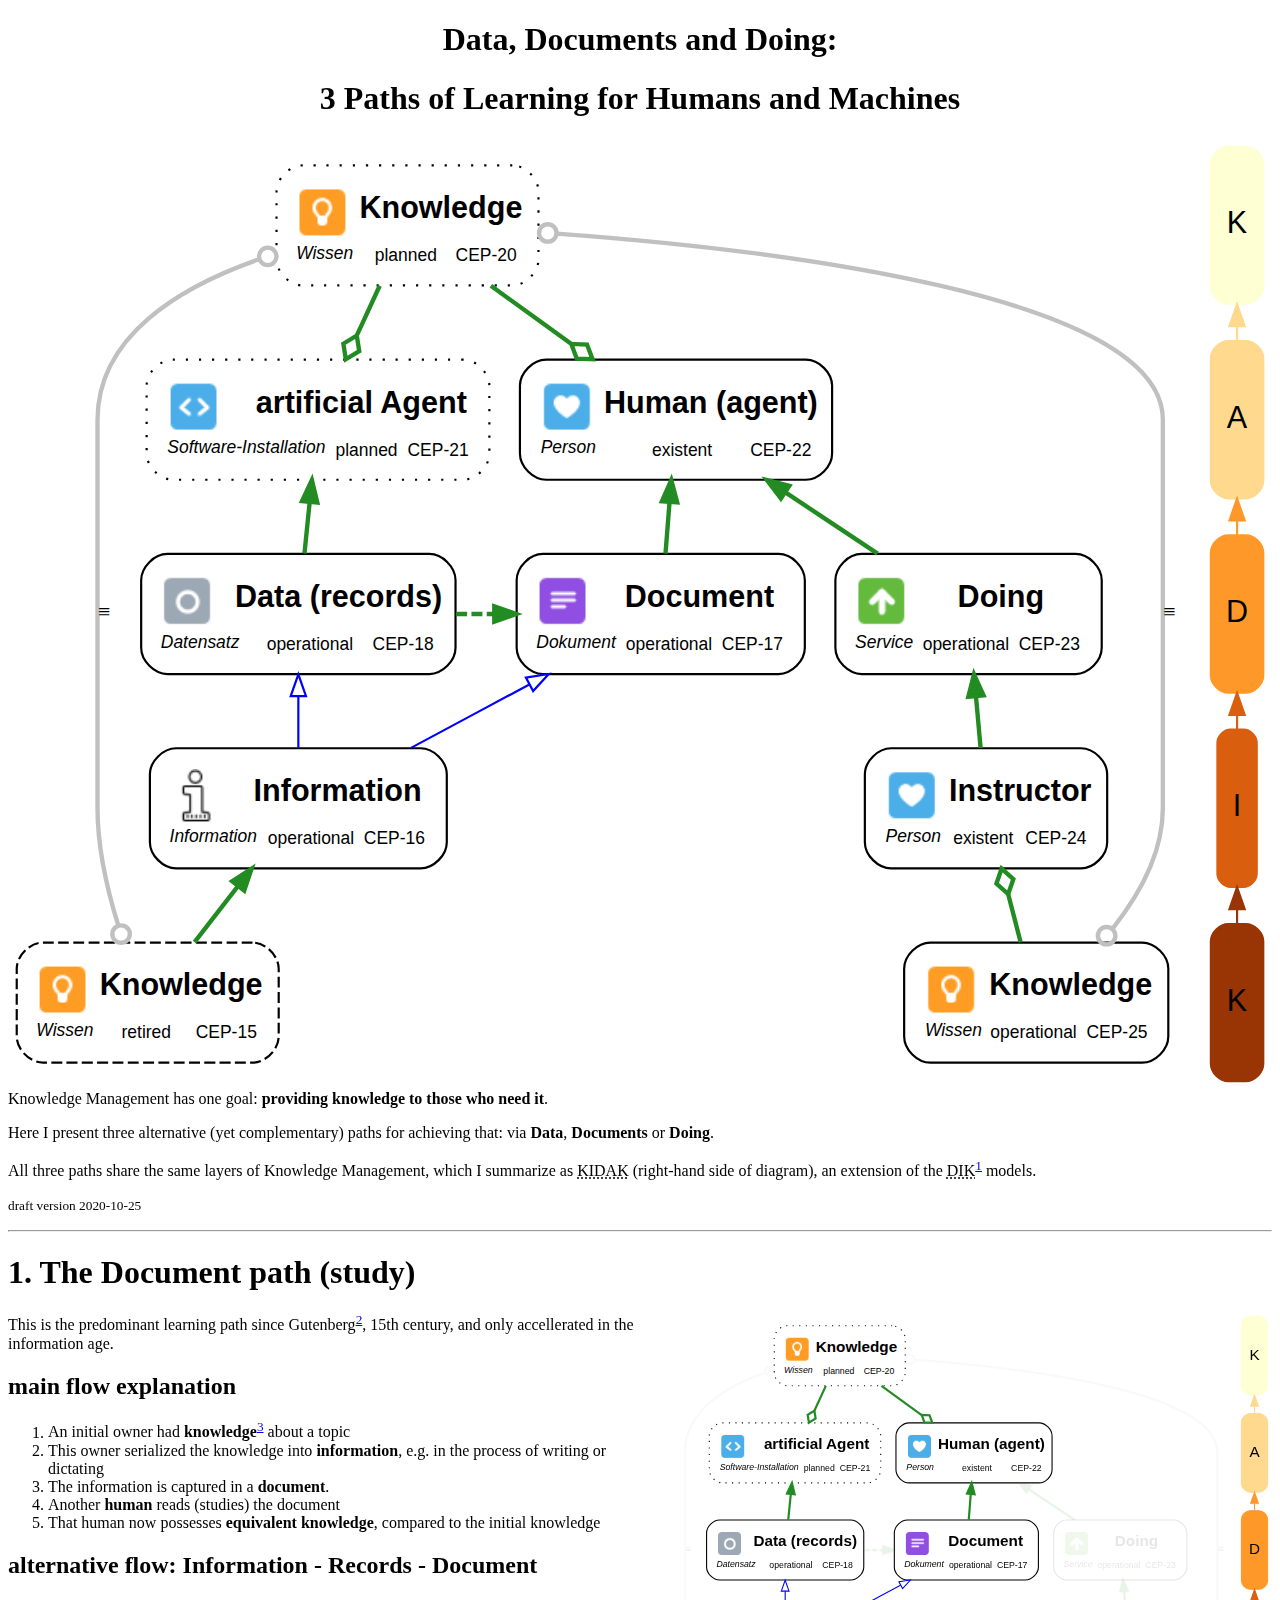
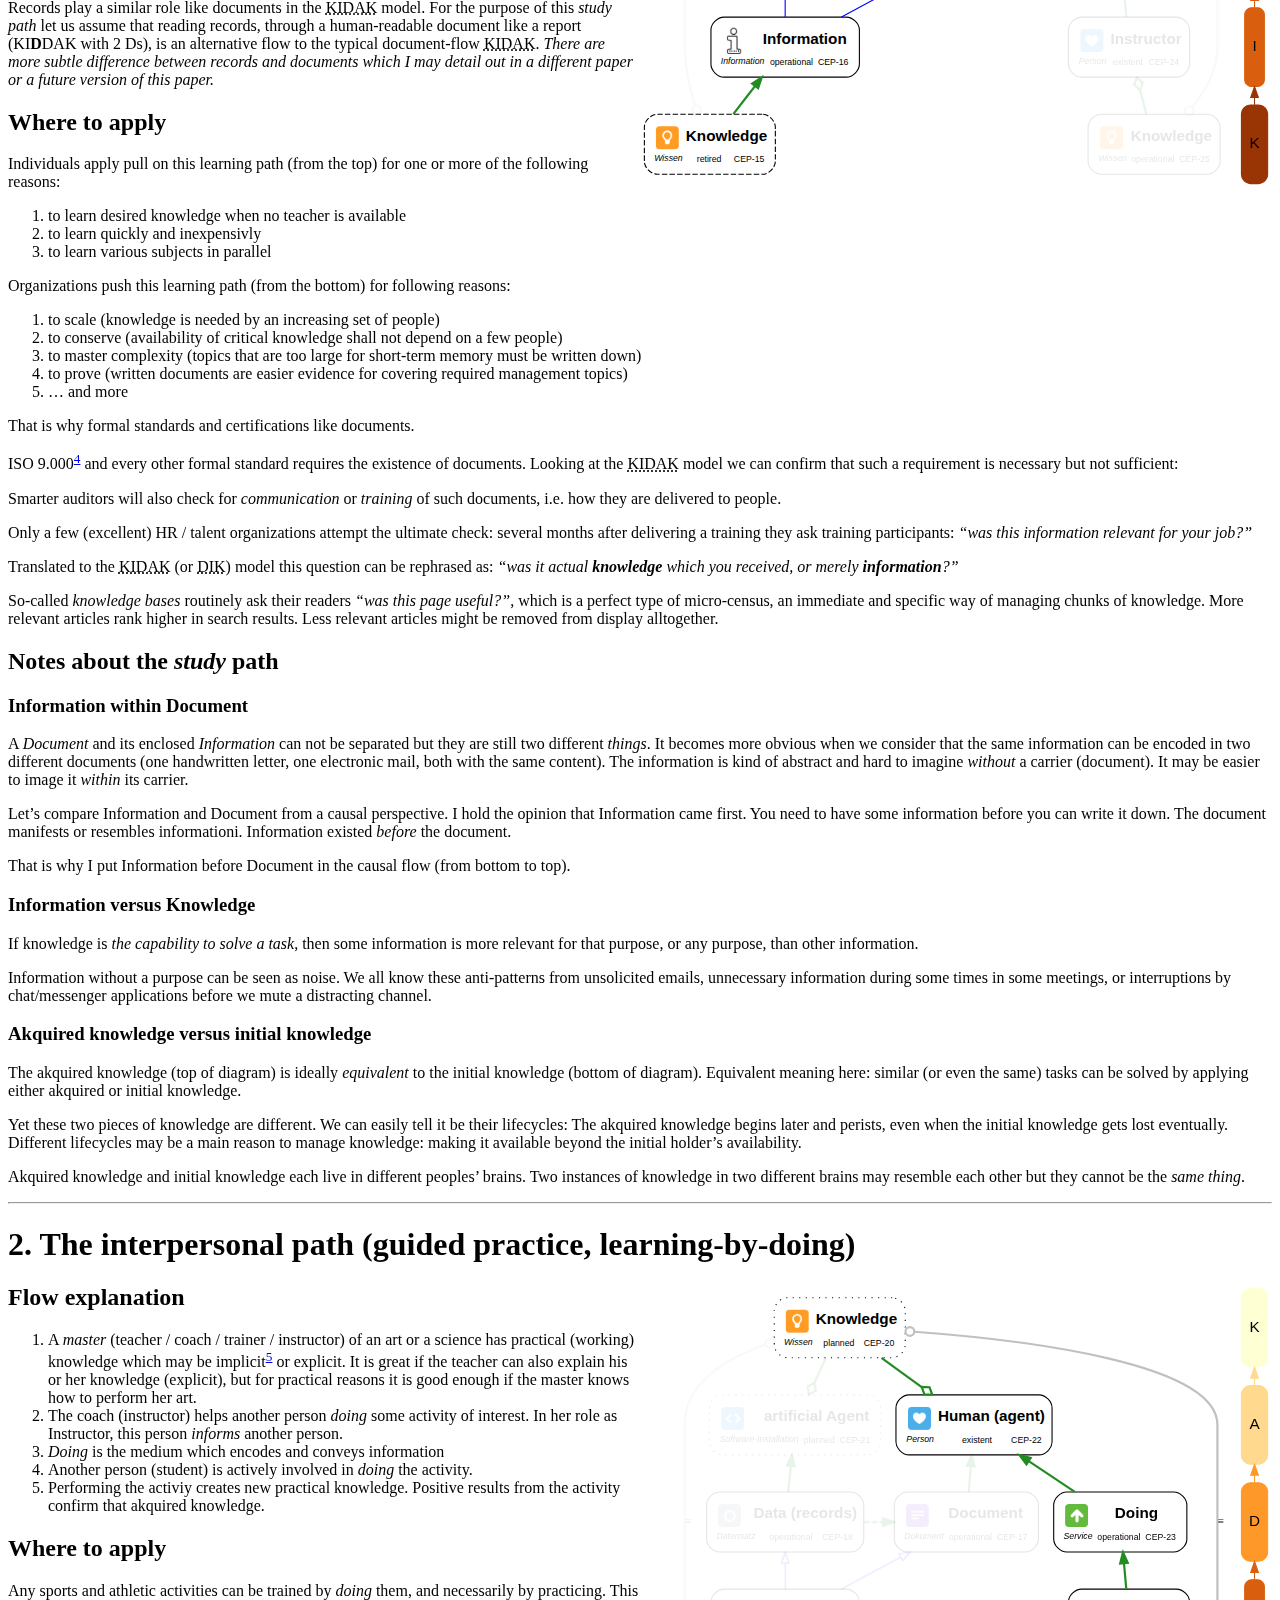
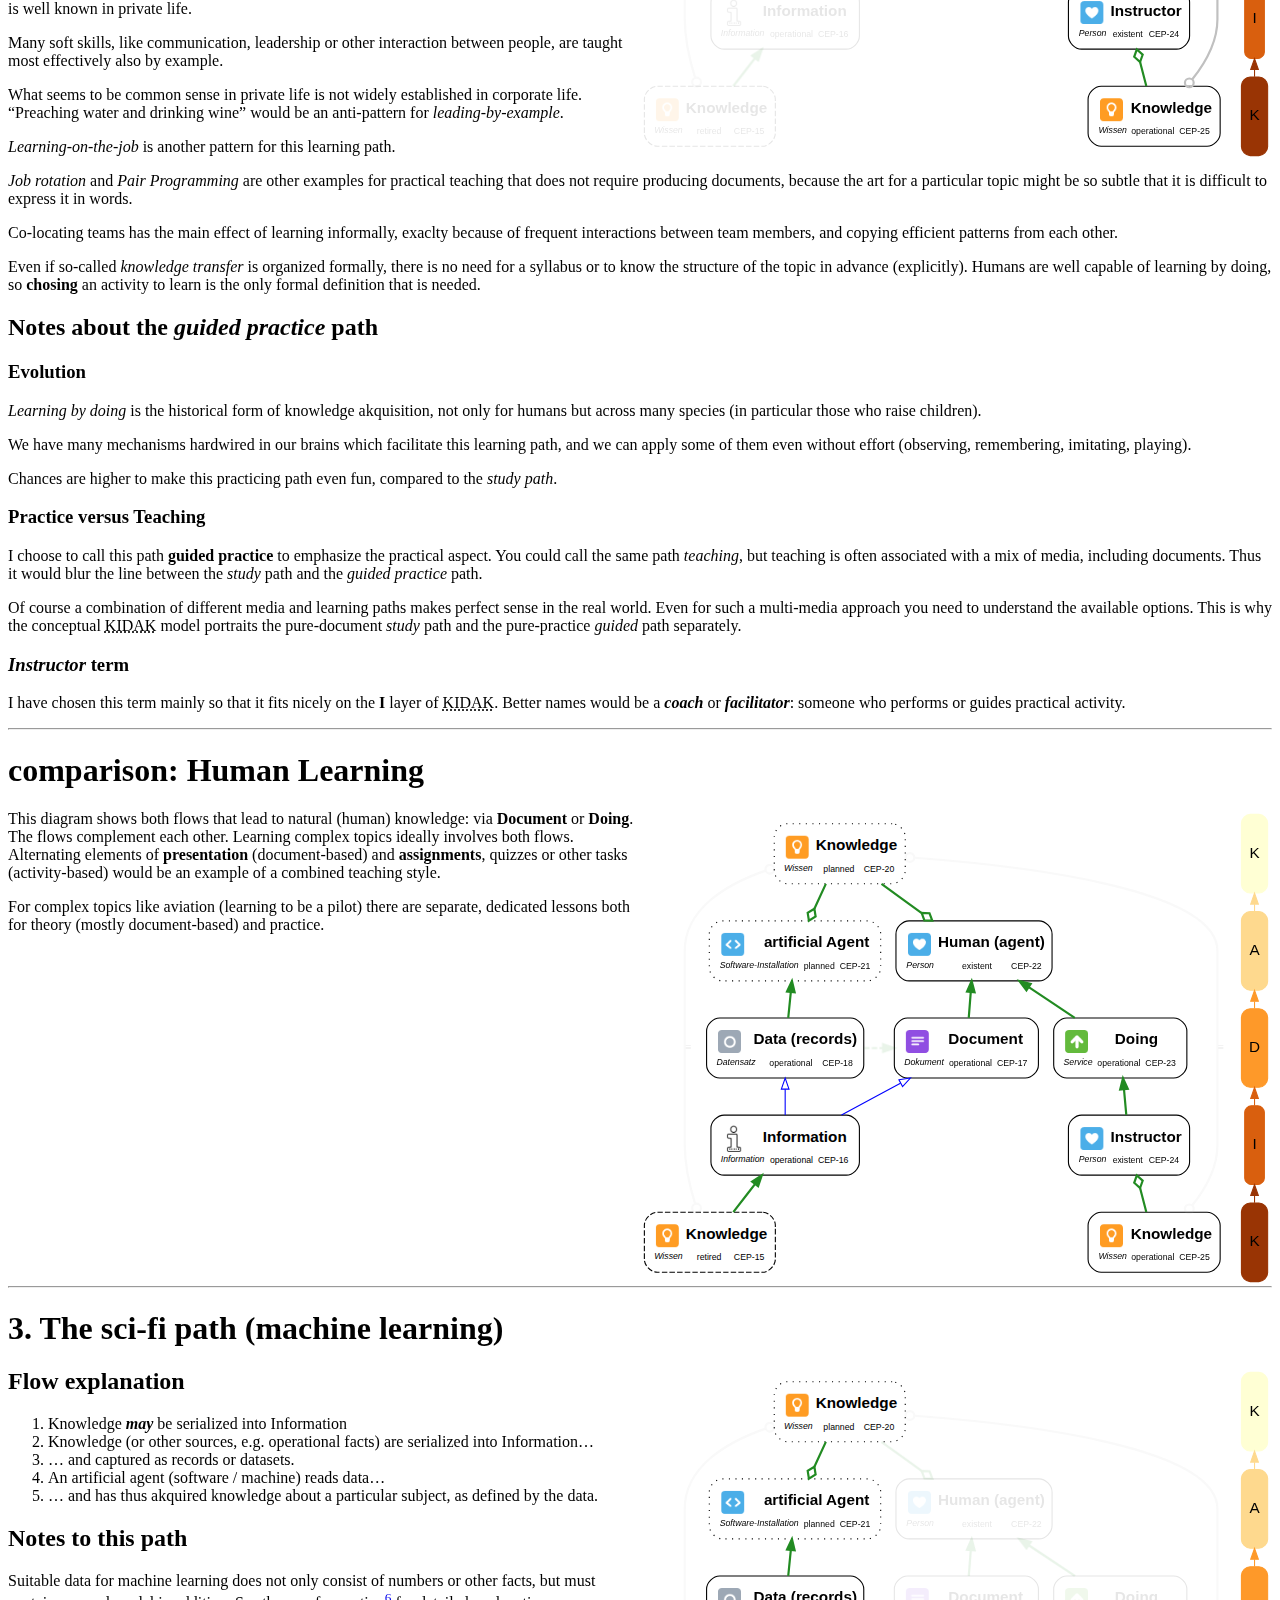
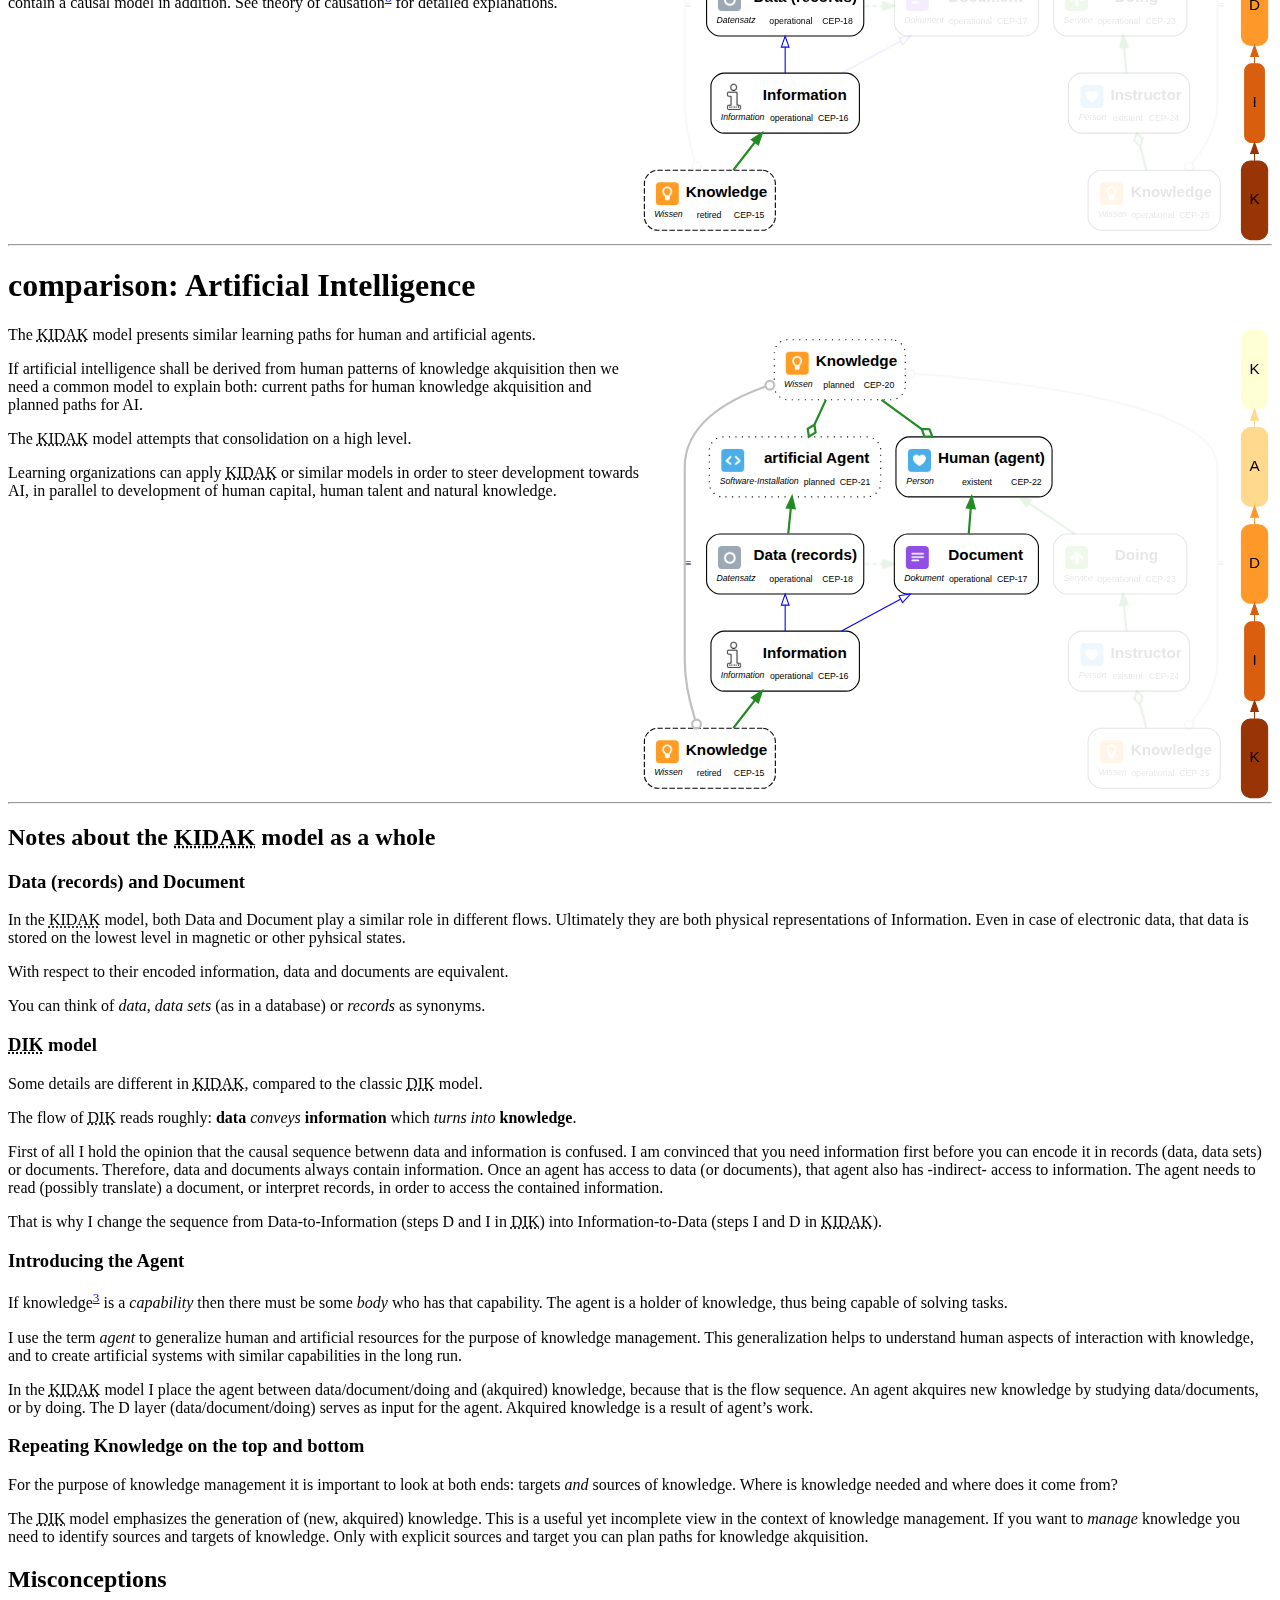
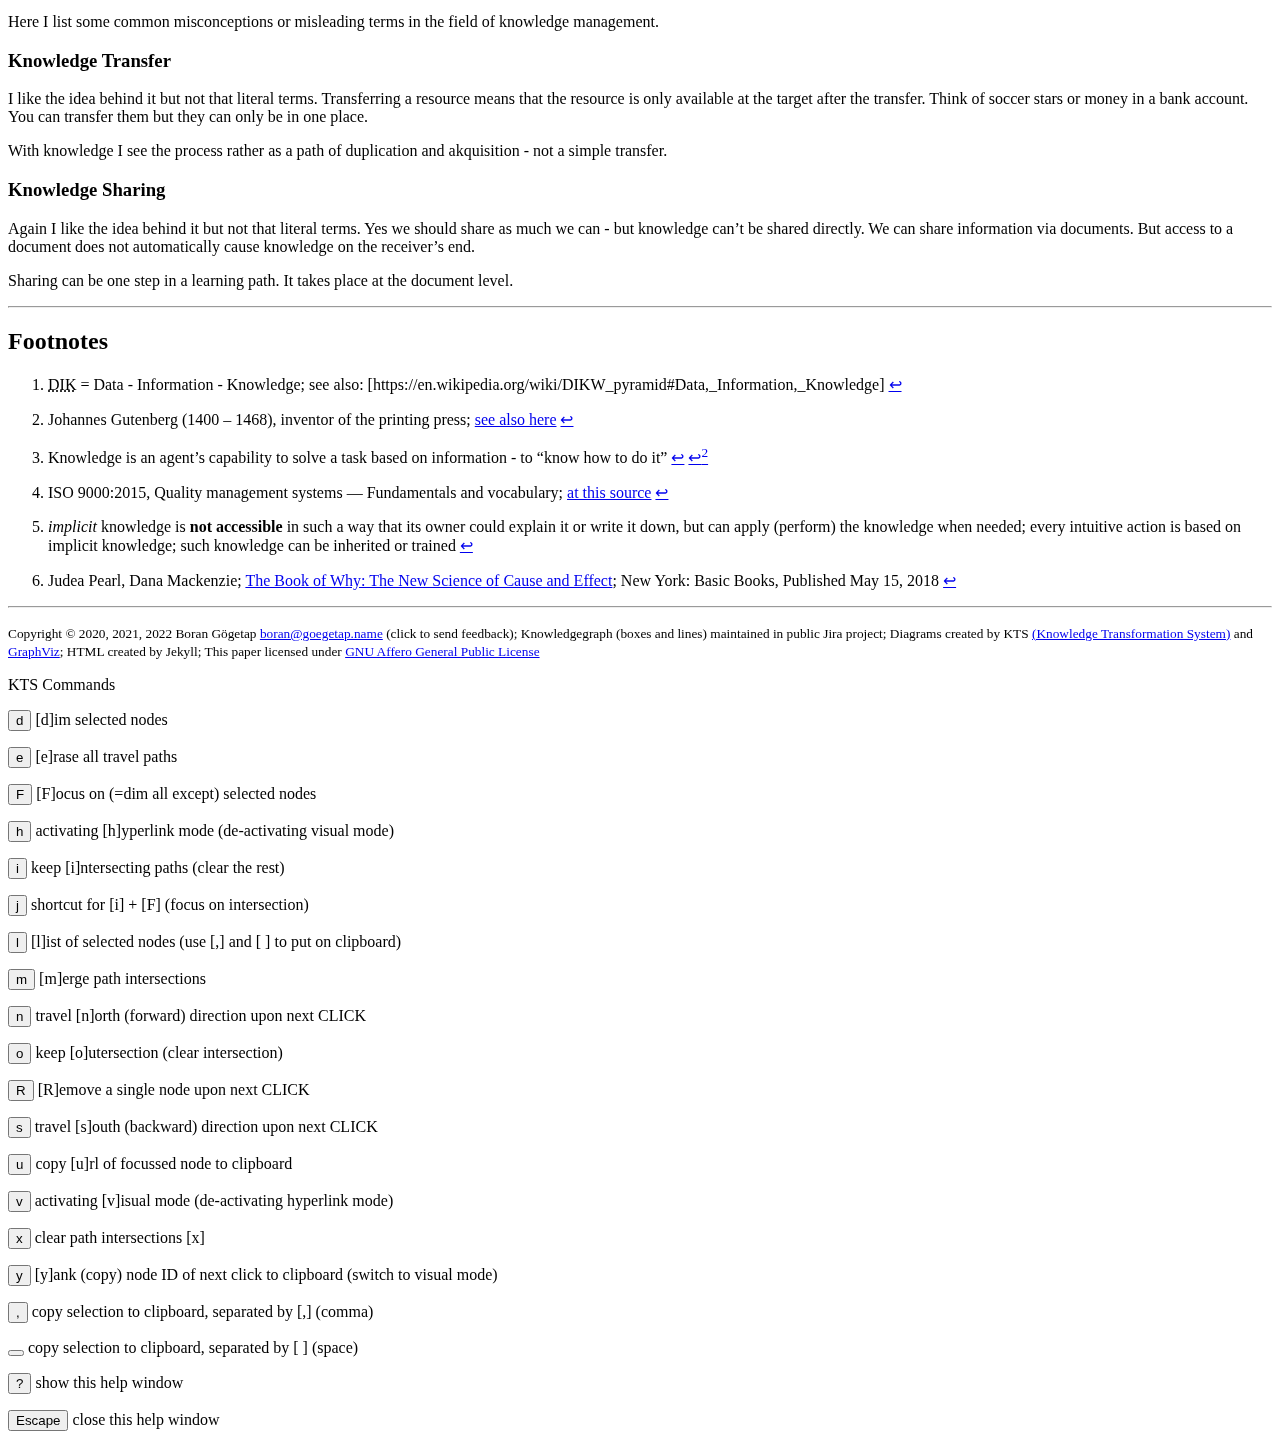
<file: index.html>
<!doctype html>
<html>
  <head>
    <link rel="icon" type="image/svg+xml" href="/favicon.svg" sizes="any" /> <!--ignored by Firefox on Android -->
    <meta charset="utf-8">
    <title>K - I - D - A - K</title>

    <meta property="og:title"       content="K - I - D - A - K" />
    <meta property="og:image"       content="CEPDI/graph-overview.png" />
    <meta property="og:description" content="Three alternative (yet complementary) learning paths: via Data, Documents or Doing. All three paths share the same layers of Knowledge Management, which I summarize as KIDAK, an extension of the DIK models." />
    <meta property="og:site_name"   content="Wissenswandler" />

    <style type="text/css">
     .left  { float: left  }
     .right, object { float: right }
     hr { clear: both }
    </style>
  </head>
  <body>
    <script src="lib/graph.js" type="text/ecmascript"></script>

<script>
  window.addEventListener("load", function()
  {
    let
    sdoc = document.getElementById("KIDAK").getSVGDocument()
    onclick(  sdoc, sdoc.getElementById( "K" )  )

    sdoc = document.getElementById("KIDAKS").getSVGDocument()
    onclick(  sdoc, sdoc.getElementById( "CEP-17" )  )
    NEXT_CLICK_MEMORY = 'r'
    onclick(  sdoc, sdoc.getElementById( "CEP-18" )  )
    execute_keyboard_function( sdoc, "F" )
    onclick(  sdoc, sdoc.getElementById( "K" )  )
  
    sdoc = document.getElementById("KIDAKP").getSVGDocument()
    onclick(  sdoc, sdoc.getElementById( "CEP-25" )  )
    execute_keyboard_function( sdoc, "F" )
    onclick(  sdoc, sdoc.getElementById( "K" )  )

    sdoc = document.getElementById("KIDAKM").getSVGDocument()
    onclick(  sdoc, sdoc.getElementById( "CEP-21" )  )
    onclick(  sdoc, sdoc.getElementById( "CEP-21" )  )
    execute_keyboard_function( sdoc, "F" )
    onclick(  sdoc, sdoc.getElementById( "K" )  )

    sdoc = document.getElementById("KIDAKAI").getSVGDocument()
    onclick(  sdoc, sdoc.getElementById( "CEP-15" )  )
    execute_keyboard_function( sdoc, "F" )
    onclick(  sdoc, sdoc.getElementById( "K" )  )

    sdoc = document.getElementById("KIDAKHL").getSVGDocument()
    onclick(  sdoc, sdoc.getElementById( "CEP-22" )  )
    onclick(  sdoc, sdoc.getElementById( "CEP-22" )  )
    NEXT_CLICK_MEMORY = 'r'
    onclick(  sdoc, sdoc.getElementById( "CEP-18" )  )
    execute_keyboard_function( sdoc, "F" )
    onclick(  sdoc, sdoc.getElementById( "K" )  )
  });
</script>

<h1 id="data-documents-and-doing"><center>Data, Documents and Doing:</center></h1>
<h1 id="3-paths-of-learning-for-humans-and-machines"><center>3 Paths of Learning for Humans and Machines</center></h1>

<object class="clear" id="KIDAK" width="100%" data="CEPDI/graph-local.svg" type="image/svg+xml"></object>

<p>Knowledge Management has one goal: <strong>providing knowledge to those who need it</strong>.</p>

<p>Here I present three alternative (yet complementary) paths for achieving that: via <strong>Data</strong>, <strong>Documents</strong> or <strong>Doing</strong>.</p>

<p>All three paths share the same layers of Knowledge Management, which I summarize as <abbr title="KIDAK = Knowledge - Information - Data - Agent - Knowledge">KIDAK</abbr> (right-hand side of diagram), an extension of the <abbr title="DIK = Data - Information - Knowledge">DIK</abbr><sup id="fnref:DIK" role="doc-noteref"><a href="#fn:DIK" class="footnote" rel="footnote">1</a></sup> models.</p>

<p><small>draft version 2020-10-25</small></p>
<hr />

<h1 id="1-the-document-path-study">1. The Document path (study)</h1>

<object id="KIDAKS" width="50%" data="CEPDI/graph-local.svg" type="image/svg+xml"></object>

<p>This is the predominant learning path since Gutenberg<sup id="fnref:Gutenberg" role="doc-noteref"><a href="#fn:Gutenberg" class="footnote" rel="footnote">2</a></sup>, 15th century, and only accellerated in the information age.</p>

<h2 id="main-flow-explanation">main flow explanation</h2>

<ol>
  <li>An initial owner had <strong>knowledge</strong><sup id="fnref:knowledge" role="doc-noteref"><a href="#fn:knowledge" class="footnote" rel="footnote">3</a></sup> about a topic</li>
  <li>This owner serialized the knowledge into <strong>information</strong>, e.g. in the process of writing or dictating</li>
  <li>The information is captured in a <strong>document</strong>.</li>
  <li>Another <strong>human</strong> reads (studies) the document</li>
  <li>That human now possesses <strong>equivalent knowledge</strong>, compared to the initial knowledge</li>
</ol>

<h2 id="alternative-flow-information---records---document">alternative flow: Information - Records - Document</h2>

<p>Records play a similar role like documents in the <abbr title="KIDAK = Knowledge - Information - Data - Agent - Knowledge">KIDAK</abbr> model. For the purpose of this <em>study path</em> let us assume that reading records, through a human-readable document like a report (KI<strong>D</strong>DAK with 2 Ds), is an alternative flow to the typical document-flow <abbr title="KIDAK = Knowledge - Information - Data - Agent - Knowledge">KIDAK</abbr>. <em>There are more subtle difference between records and documents which I may detail out in a different paper or a future version of this paper.</em></p>

<h2 id="where-to-apply">Where to apply</h2>

<p>Individuals apply pull on this learning path (from the top) for one or more of the following reasons:</p>
<ol>
  <li>to learn desired knowledge when no teacher is available</li>
  <li>to learn quickly and inexpensivly</li>
  <li>to learn various subjects in parallel</li>
</ol>

<p>Organizations push this learning path (from the bottom) for following reasons:</p>
<ol>
  <li>to scale (knowledge is needed by an increasing set of people)</li>
  <li>to conserve (availability of critical knowledge shall not depend on a few people)</li>
  <li>to master complexity (topics that are too large for short-term memory must be written down)</li>
  <li>to prove (written documents are easier evidence for covering required management topics)</li>
  <li>… and more</li>
</ol>

<p>That is why formal standards and certifications like documents.</p>

<p>ISO 9.000<sup id="fnref:ISO9000" role="doc-noteref"><a href="#fn:ISO9000" class="footnote" rel="footnote">4</a></sup> and every other formal standard requires the existence of documents. Looking at the <abbr title="KIDAK = Knowledge - Information - Data - Agent - Knowledge">KIDAK</abbr> model we can confirm that such a requirement is necessary but not sufficient:</p>

<p>Smarter auditors will also check for <em>communication</em> or <em>training</em> of such documents, i.e. how they are delivered to people.</p>

<p>Only a few (excellent) HR / talent organizations attempt the ultimate check: several months after delivering a training they ask training participants: <em>“was this information relevant for your job?”</em></p>

<p>Translated to the <abbr title="KIDAK = Knowledge - Information - Data - Agent - Knowledge">KIDAK</abbr> (or <abbr title="DIK = Data - Information - Knowledge">DIK</abbr>) model this question can be rephrased as: <em>“was it actual <strong>knowledge</strong> which you received, or merely <strong>information</strong>?”</em></p>

<p>So-called <em>knowledge bases</em> routinely ask their readers <em>“was this page useful?”</em>, which is a perfect type of micro-census, an immediate and specific way of managing chunks of knowledge. More relevant articles rank higher in search results. Less relevant articles might be removed from display alltogether.</p>

<h2 id="notes-about-the-study-path">Notes about the <em>study</em> path</h2>

<h3 id="information-within-document">Information within Document</h3>

<p>A <em>Document</em> and its enclosed <em>Information</em> can not be separated but they are still two different <em>things</em>. It becomes more obvious when we consider that the same information can be encoded in two different documents (one handwritten letter, one electronic mail, both with the same content). The information is kind of abstract and hard to imagine <em>without</em> a carrier (document). It may be easier to image it <em>within</em> its carrier.</p>

<p>Let’s compare Information and Document from a causal perspective. I hold the opinion that Information came first. You need to have some information before you can write it down. The document manifests or resembles informationi. Information existed <em>before</em> the document.</p>

<p>That is why I put Information before Document in the causal flow (from bottom to top).</p>

<h3 id="information-versus-knowledge">Information versus Knowledge</h3>

<p>If knowledge is <em>the capability to solve a task</em>, then some information is more relevant for that purpose, or any purpose, than other information.</p>

<p>Information without a purpose can be seen as noise. We all know these anti-patterns from unsolicited emails, unnecessary information during some times in some meetings, or interruptions by chat/messenger applications before we mute a distracting channel.</p>

<h3 id="akquired-knowledge-versus-initial-knowledge">Akquired knowledge versus initial knowledge</h3>

<p>The akquired knowledge (top of diagram) is ideally <em>equivalent</em> to the initial knowledge (bottom of diagram). Equivalent meaning here: similar (or even the same) tasks can be solved by applying either akquired or initial knowledge.</p>

<p>Yet these two pieces of knowledge are different. We can easily tell it be their lifecycles: The akquired knowledge begins later and perists, even when the initial knowledge gets lost eventually. Different lifecycles may be a main reason to manage knowledge: making it available beyond the initial holder’s availability.</p>

<p>Akquired knowledge and initial knowledge each live in different peoples’ brains. Two instances of knowledge in two different brains may resemble each other but they cannot be the <em>same thing</em>.</p>

<hr />

<h1 id="2-the-interpersonal-path-guided-practice-learning-by-doing">2. The interpersonal path (guided practice, learning-by-doing)</h1>

<object id="KIDAKP" width="50%" data="CEPDI/graph-local.svg" type="image/svg+xml"></object>

<h2 id="flow-explanation">Flow explanation</h2>

<ol>
  <li>A <em>master</em> (teacher / coach / trainer / instructor) of an art or a science has practical (working) knowledge which may be implicit<sup id="fnref:implicit" role="doc-noteref"><a href="#fn:implicit" class="footnote" rel="footnote">5</a></sup> or explicit. It is great if the teacher can also explain his or her knowledge (explicit), but for practical reasons it is good enough if the master knows how to perform her art.</li>
  <li>The coach (instructor) helps another person <em>doing</em> some activity of interest. In her role as Instructor, this person <em>informs</em> another person.</li>
  <li><em>Doing</em> is the medium which encodes and conveys information</li>
  <li>Another person (student) is actively involved in <em>doing</em> the activity.</li>
  <li>Performing the activiy creates new practical knowledge. Positive results from the activity confirm that akquired knowledge.</li>
</ol>

<h2 id="where-to-apply-1">Where to apply</h2>

<p>Any sports and athletic activities can be trained by <em>doing</em> them, and necessarily by practicing. This is well known in private life.</p>

<p>Many soft skills, like communication, leadership or other interaction between people, are taught most effectively also by example.</p>

<p>What seems to be common sense in private life is not widely established in corporate life. “Preaching water and drinking wine” would be an anti-pattern for <em>leading-by-example</em>.</p>

<p><em>Learning-on-the-job</em> is another pattern for this learning path.</p>

<p><em>Job rotation</em> and <em>Pair Programming</em> are other examples for practical teaching that does not require producing documents, because the art for a particular topic might be so subtle that it is difficult to express it in words.</p>

<p>Co-locating teams has the main effect of learning informally, exaclty because of frequent interactions between team members, and copying efficient patterns from each other.</p>

<p>Even if so-called <em>knowledge transfer</em> is organized formally, there is no need for a syllabus or to know the structure of the topic in advance (explicitly). Humans are well capable of learning by doing, so <strong>chosing</strong> an activity to learn is the only formal definition that is needed.</p>

<h2 id="notes-about-the-guided-practice-path">Notes about the <em>guided practice</em> path</h2>

<h3 id="evolution">Evolution</h3>

<p><em>Learning by doing</em> is the historical form of knowledge akquisition, not only for humans but across many species (in particular those who raise children).</p>

<p>We have many mechanisms hardwired in our brains which facilitate this learning path, and we can apply some of them even without effort (observing, remembering, imitating, playing).</p>

<p>Chances are higher to make this practicing path even fun, compared to the <em>study path</em>.</p>

<h3 id="practice-versus-teaching">Practice versus Teaching</h3>

<p>I choose to call this path <strong>guided practice</strong> to emphasize the practical aspect. You could call the same path <em>teaching</em>, but teaching is often associated with a mix of media, including documents. Thus it would blur the line between the <em>study</em> path and the <em>guided practice</em> path.</p>

<p>Of course a combination of different media and learning paths makes perfect sense in the real world. Even for such a multi-media approach you need to understand the available options. This is why the conceptual <abbr title="KIDAK = Knowledge - Information - Data - Agent - Knowledge">KIDAK</abbr> model portraits the pure-document <em>study</em> path and the pure-practice <em>guided</em> path separately.</p>

<h3 id="instructor-term"><em>Instructor</em> term</h3>

<p>I have chosen this term mainly so that it fits nicely on the <strong>I</strong> layer of <abbr title="KIDAK = Knowledge - Information - Data - Agent - Knowledge">KIDAK</abbr>. Better names would be a <strong><em>coach</em></strong> or <strong><em>facilitator</em></strong>: someone who performs or guides practical activity.</p>

<hr />

<h1 id="comparison-human-learning">comparison: Human Learning</h1>

<object id="KIDAKHL" width="50%" data="CEPDI/graph-local.svg" type="image/svg+xml"></object>

<p>This diagram shows both flows that lead to natural (human) knowledge: via <strong>Document</strong> or <strong>Doing</strong>. The flows complement each other. Learning complex topics ideally involves both flows. Alternating elements of <strong>presentation</strong> (document-based) and <strong>assignments</strong>, quizzes or other tasks (activity-based) would be an example of a combined teaching style.</p>

<p>For complex topics like aviation (learning to be a pilot) there are separate, dedicated lessons both for theory (mostly document-based) and practice.</p>

<hr />

<h1 id="3-the-sci-fi-path-machine-learning">3. The sci-fi path (machine learning)</h1>

<object id="KIDAKM" width="50%" data="CEPDI/graph-local.svg" type="image/svg+xml"></object>

<h2 id="flow-explanation-1">Flow explanation</h2>
<ol>
  <li>Knowledge <strong><em>may</em></strong> be serialized into Information</li>
  <li>Knowledge (or other sources, e.g. operational facts) are serialized into Information…</li>
  <li>… and captured as records or datasets.</li>
  <li>An artificial agent (software / machine) reads data…</li>
  <li>… and has thus akquired knowledge about a particular subject, as defined by the data.</li>
</ol>

<h2 id="notes-to-this-path">Notes to this path</h2>

<p>Suitable data for machine learning does not only consist of numbers or other facts, but must contain a causal model in addition. See theory of causation<sup id="fnref:why" role="doc-noteref"><a href="#fn:why" class="footnote" rel="footnote">6</a></sup> for detailed explanations.</p>

<hr />

<h1 id="comparison-artificial-intelligence">comparison: Artificial Intelligence</h1>

<object id="KIDAKAI" width="50%" data="CEPDI/graph-local.svg" type="image/svg+xml"></object>

<p>The <abbr title="KIDAK = Knowledge - Information - Data - Agent - Knowledge">KIDAK</abbr> model presents similar learning paths for human and artificial agents.</p>

<p>If artificial intelligence shall be derived from human patterns of knowledge akquisition then we need a common model to explain both: current paths for human knowledge akquisition and planned paths for AI.</p>

<p>The <abbr title="KIDAK = Knowledge - Information - Data - Agent - Knowledge">KIDAK</abbr> model attempts that consolidation on a high level.</p>

<p>Learning organizations can apply <abbr title="KIDAK = Knowledge - Information - Data - Agent - Knowledge">KIDAK</abbr> or similar models in order to steer development towards AI, in parallel to development of human capital, human talent and natural knowledge.</p>

<hr />

<h2 id="notes-about-the-kidak-model-as-a-whole">Notes about the <abbr title="KIDAK = Knowledge - Information - Data - Agent - Knowledge">KIDAK</abbr> model as a whole</h2>

<h3 id="data-records-and-document">Data (records) and Document</h3>

<p>In the <abbr title="KIDAK = Knowledge - Information - Data - Agent - Knowledge">KIDAK</abbr> model, both Data and Document play a similar role in different flows. Ultimately they are both physical representations of Information. Even in case of electronic data, that data is stored on the lowest level in magnetic or other pyhsical states.</p>

<p>With respect to their encoded information, data and documents are equivalent.</p>

<p>You can think of <em>data</em>, <em>data sets</em> (as in a database) or <em>records</em> as synonyms.</p>

<h3 id="dik-model"><abbr title="DIK = Data - Information - Knowledge">DIK</abbr> model</h3>

<p>Some details are different in <abbr title="KIDAK = Knowledge - Information - Data - Agent - Knowledge">KIDAK</abbr>, compared to the classic <abbr title="DIK = Data - Information - Knowledge">DIK</abbr> model.</p>

<p>The flow of <abbr title="DIK = Data - Information - Knowledge">DIK</abbr> reads roughly: <strong>data</strong> <em>conveys</em> <strong>information</strong> which <em>turns into</em> <strong>knowledge</strong>.</p>

<p>First of all I hold the opinion that the causal sequence betwenn data and information is confused. I am convinced that you need information first before you can encode it in records (data, data sets) or documents. Therefore, data and documents always contain information. Once an agent has access to data (or documents), that agent also has -indirect- access to information. The agent needs to read (possibly translate) a document, or interpret records, in order to access the contained information.</p>

<p>That is why I change the sequence from Data-to-Information (steps D and I in <abbr title="DIK = Data - Information - Knowledge">DIK</abbr>) into Information-to-Data (steps I and D in <abbr title="KIDAK = Knowledge - Information - Data - Agent - Knowledge">KIDAK</abbr>).</p>

<h3 id="introducing-the-agent">Introducing the Agent</h3>

<p>If knowledge<sup id="fnref:knowledge:1" role="doc-noteref"><a href="#fn:knowledge" class="footnote" rel="footnote">3</a></sup> is a <em>capability</em> then there must be some <em>body</em> who has that capability. The agent is a holder of knowledge, thus being capable of solving tasks.</p>

<p>I use the term <em>agent</em> to generalize human and artificial resources for the purpose of knowledge management. This generalization helps to understand human aspects of interaction with knowledge, and to create artificial systems with similar capabilities in the long run.</p>

<p>In the <abbr title="KIDAK = Knowledge - Information - Data - Agent - Knowledge">KIDAK</abbr> model I place the agent between data/document/doing and (akquired) knowledge, because that is the flow sequence. An agent akquires new knowledge by studying data/documents, or by doing. The D layer (data/document/doing) serves as input for the agent. Akquired knowledge is a result of agent’s work.</p>

<h3 id="repeating-knowledge-on-the-top-and-bottom">Repeating Knowledge on the top and bottom</h3>

<p>For the purpose of knowledge management it is important to look at both ends: targets <em>and</em> sources of knowledge. Where is knowledge needed and where does it come from?</p>

<p>The <abbr title="DIK = Data - Information - Knowledge">DIK</abbr> model emphasizes the generation of (new, akquired) knowledge. This is a useful yet incomplete view in the context of knowledge management. If you want to <em>manage</em> knowledge you need to identify sources and targets of knowledge. Only with explicit sources and target you can plan paths for knowledge akquisition.</p>

<h2 id="misconceptions">Misconceptions</h2>

<p>Here I list some common misconceptions or misleading terms in the field of knowledge management.</p>

<h3 id="knowledge-transfer">Knowledge Transfer</h3>

<p>I like the idea behind it but not that literal terms. Transferring a resource means that the resource is only available at the target after the transfer. Think of soccer stars or money in a bank account. You can transfer them but they can only be in one place.</p>

<p>With knowledge I see the process rather as a path of duplication and akquisition - not a simple transfer.</p>

<h3 id="knowledge-sharing">Knowledge Sharing</h3>

<p>Again I like the idea behind it but not that literal terms. Yes we should share as much we can - but knowledge can’t be shared directly. We can share information via documents. But access to a document does not automatically cause knowledge on the receiver’s end.</p>

<p>Sharing can be one step in a learning path. It takes place at the document level.</p>

<hr />
<h2 id="footnotes">Footnotes</h2>

<div class="footnotes" role="doc-endnotes">
  <ol>
    <li id="fn:DIK" role="doc-endnote">
      <p><abbr title="DIK = Data - Information - Knowledge">DIK</abbr> = Data - Information - Knowledge; see also: [https://en.wikipedia.org/wiki/DIKW_pyramid#Data,_Information,_Knowledge] <a href="#fnref:DIK" class="reversefootnote" role="doc-backlink">&#8617;</a></p>
    </li>
    <li id="fn:Gutenberg" role="doc-endnote">
      <p>Johannes Gutenberg (1400 – 1468), inventor of the printing press; <a href="https://en.wikipedia.org/wiki/Johannes_Gutenberg">see also here</a> <a href="#fnref:Gutenberg" class="reversefootnote" role="doc-backlink">&#8617;</a></p>
    </li>
    <li id="fn:knowledge" role="doc-endnote">
      <p>Knowledge is an agent’s capability to solve a task based on information - to “know how to do it” <a href="#fnref:knowledge" class="reversefootnote" role="doc-backlink">&#8617;</a> <a href="#fnref:knowledge:1" class="reversefootnote" role="doc-backlink">&#8617;<sup>2</sup></a></p>
    </li>
    <li id="fn:ISO9000" role="doc-endnote">
      <p>ISO 9000:2015, Quality management systems — Fundamentals and vocabulary; <a href="https://www.iso.org/standard/45481.html">at this source</a> <a href="#fnref:ISO9000" class="reversefootnote" role="doc-backlink">&#8617;</a></p>
    </li>
    <li id="fn:implicit" role="doc-endnote">
      <p><em>implicit</em> knowledge is <strong>not accessible</strong> in such a way that its owner could explain it or write it down, but can apply (perform) the knowledge when needed; every intuitive action is based on implicit knowledge; such knowledge can be inherited or trained <a href="#fnref:implicit" class="reversefootnote" role="doc-backlink">&#8617;</a></p>
    </li>
    <li id="fn:why" role="doc-endnote">
      <p>Judea Pearl, Dana Mackenzie; <a href="http://bayes.cs.ucla.edu/WHY/">The Book of Why: The New Science of Cause and Effect</a>; New York: Basic Books, Published May 15, 2018 <a href="#fnref:why" class="reversefootnote" role="doc-backlink">&#8617;</a></p>
    </li>
  </ol>
</div>

    <hr/>
    <p><small>
	Copyright © 2020, 2021, 2022 Boran Gögetap <a href="mailto:boran@goegetap.name?subject=K - I - D - A - K&body=commenting on https://wissenswandler.github.io/ ...">boran@goegetap.name</a> (click to send feedback);
	Knowledgegraph (boxes and lines) maintained in public Jira project;
	Diagrams created by KTS <a href="https://bitbucket.org/wissenswandler/kts-jira-extract-transform/src/master/">(Knowledge Transformation System)</a> and <a href="https://graphviz.org/">GraphViz</a>;
	HTML created by Jekyll;
	This paper licensed under <a href="https://www.gnu.org/licenses/agpl-3.0.html">GNU Affero General Public License</a>
       </small>
    </p>
  </body>
</html>
</file>
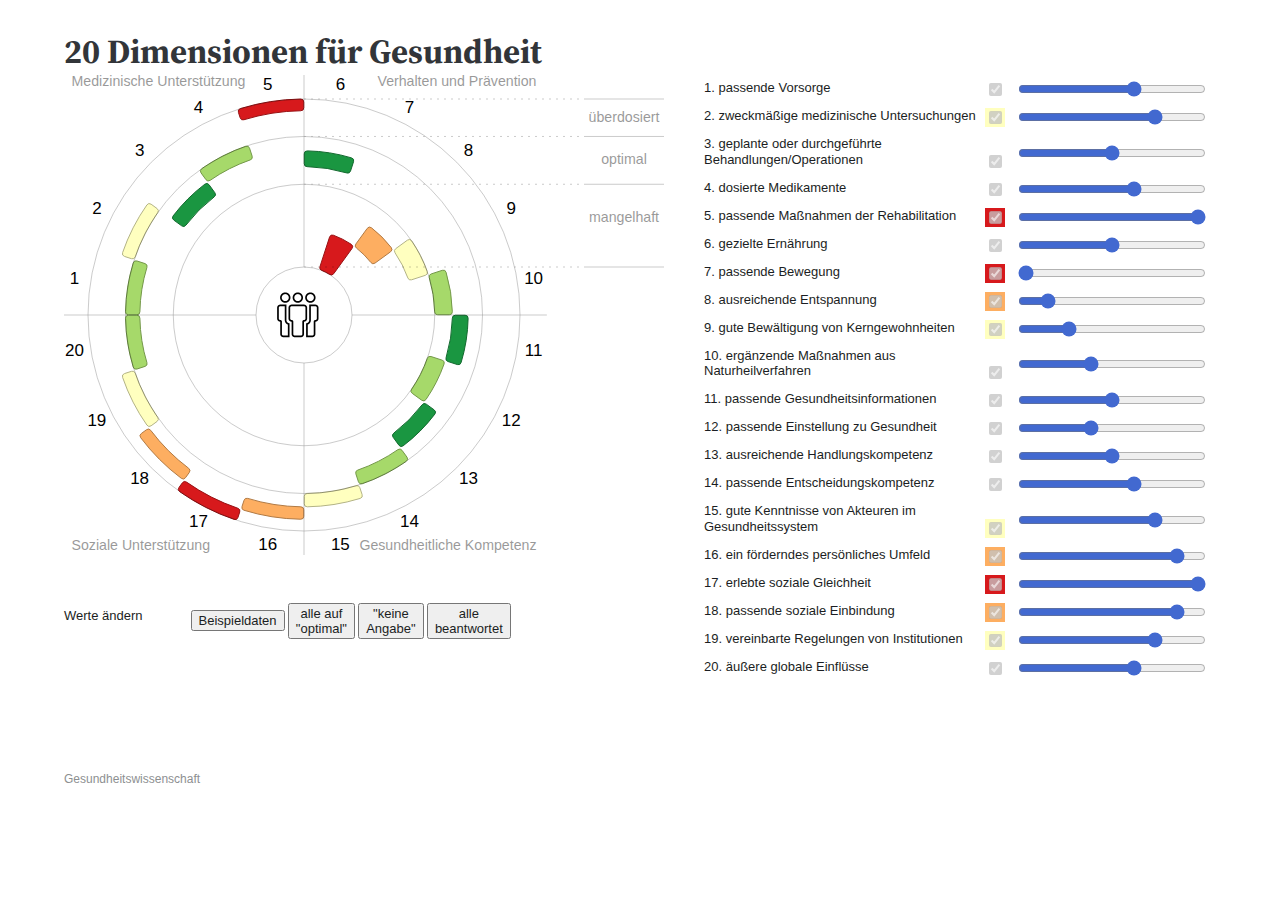
<file: 20-dimensionen/index.html>
<!DOCTYPE html>
<meta charset="utf-8">
<meta name="viewport" content="width=device-width, initial-scale=1, maximum-scale=1">
<title>20 Dimensionen für Gesundheit | 20 Dimensionen</title>
<link rel="preconnect" href="https://fonts.gstatic.com" crossorigin>
<link rel="preload" as="style" href="https://fonts.googleapis.com/css2?family=Source+Serif+Pro:ital,wght@0,400;0,600;0,700;1,400;1,600;1,700&amp;display=swap" crossorigin>
<link rel="preload" as="style" href="./_observablehq/theme-air,near-midnight.css">
<link rel="preload" as="style" href="./_observablehq/stdlib/inputs.css">
<link rel="stylesheet" type="text/css" href="https://fonts.googleapis.com/css2?family=Source+Serif+Pro:ital,wght@0,400;0,600;0,700;1,400;1,600;1,700&amp;display=swap" crossorigin>
<link rel="stylesheet" type="text/css" href="./_observablehq/theme-air,near-midnight.css">
<link rel="stylesheet" type="text/css" href="./_observablehq/stdlib/inputs.css">
<link rel="modulepreload" href="./_observablehq/client.js">
<link rel="modulepreload" href="./_observablehq/runtime.js">
<link rel="modulepreload" href="./_observablehq/stdlib.js">
<link rel="modulepreload" href="./_import/components/kxfm.dddce674.js">
<link rel="modulepreload" href="./_npm/d3@7.9.0/_esm.js">
<link rel="modulepreload" href="./_npm/htl@0.3.1/_esm.js">
<link rel="modulepreload" href="./_observablehq/stdlib/inputs.js">
<link rel="modulepreload" href="./_npm/isoformat@0.2.1/_esm.js">
<link rel="modulepreload" href="./_npm/d3-array@3.2.4/_esm.js">
<link rel="modulepreload" href="./_npm/d3-axis@3.0.0/_esm.js">
<link rel="modulepreload" href="./_npm/d3-brush@3.0.0/_esm.js">
<link rel="modulepreload" href="./_npm/d3-chord@3.0.1/_esm.js">
<link rel="modulepreload" href="./_npm/d3-color@3.1.0/_esm.js">
<link rel="modulepreload" href="./_npm/d3-contour@4.0.2/_esm.js">
<link rel="modulepreload" href="./_npm/d3-delaunay@6.0.4/_esm.js">
<link rel="modulepreload" href="./_npm/d3-dispatch@3.0.1/_esm.js">
<link rel="modulepreload" href="./_npm/d3-drag@3.0.0/_esm.js">
<link rel="modulepreload" href="./_npm/d3-dsv@3.0.1/_esm.js">
<link rel="modulepreload" href="./_npm/d3-ease@3.0.1/_esm.js">
<link rel="modulepreload" href="./_npm/d3-fetch@3.0.1/_esm.js">
<link rel="modulepreload" href="./_npm/d3-force@3.0.0/_esm.js">
<link rel="modulepreload" href="./_npm/d3-format@3.1.0/_esm.js">
<link rel="modulepreload" href="./_npm/d3-geo@3.1.1/_esm.js">
<link rel="modulepreload" href="./_npm/d3-hierarchy@3.1.2/_esm.js">
<link rel="modulepreload" href="./_npm/d3-interpolate@3.0.1/_esm.js">
<link rel="modulepreload" href="./_npm/d3-path@3.1.0/_esm.js">
<link rel="modulepreload" href="./_npm/d3-polygon@3.0.1/_esm.js">
<link rel="modulepreload" href="./_npm/d3-quadtree@3.0.1/_esm.js">
<link rel="modulepreload" href="./_npm/d3-random@3.0.1/_esm.js">
<link rel="modulepreload" href="./_npm/d3-scale@4.0.2/_esm.js">
<link rel="modulepreload" href="./_npm/d3-scale-chromatic@3.1.0/_esm.js">
<link rel="modulepreload" href="./_npm/d3-selection@3.0.0/_esm.js">
<link rel="modulepreload" href="./_npm/d3-shape@3.2.0/_esm.js">
<link rel="modulepreload" href="./_npm/d3-time@3.1.0/_esm.js">
<link rel="modulepreload" href="./_npm/d3-time-format@4.1.0/_esm.js">
<link rel="modulepreload" href="./_npm/d3-timer@3.0.1/_esm.js">
<link rel="modulepreload" href="./_npm/d3-transition@3.0.1/_esm.js">
<link rel="modulepreload" href="./_npm/d3-zoom@3.0.0/_esm.js">
<link rel="modulepreload" href="./_npm/internmap@2.0.3/_esm.js">
<link rel="modulepreload" href="./_npm/delaunator@5.0.1/_esm.js">
<link rel="modulepreload" href="./_npm/robust-predicates@3.0.2/_esm.js">
<script type="module">

import {define} from "./_observablehq/client.js";
import {registerFile} from "./_observablehq/stdlib.js";

registerFile("./Aufgabe-Personen-Gruppe.svg", {"name":"./Aufgabe-Personen-Gruppe.svg","mimeType":"image/svg+xml","path":"./_file/Aufgabe-Personen-Gruppe.4ff579e6.svg","lastModified":1704886284336});
registerFile("./data/causal_model.json", {"name":"./data/causal_model.json","mimeType":"application/json","path":"./_file/data/causal_model.c536180f.json","lastModified":1712838420908});

define({id: "c2c52391", inline: true, inputs: ["urlValues","display"], body: async (urlValues,display) => {
display(await(
urlValues.length ? "meine " : ""
))
}});

define({id: "ec640ce9", inline: true, inputs: ["create_diagram","display"], body: async (create_diagram,display) => {
display(await(
 create_diagram() 
))
}});

define({id: "b5d0bfa7", inline: true, inputs: ["create_buttons","display"], body: async (create_buttons,display) => {
display(await(
 create_buttons() 
))
}});

define({id: "e433cc9a", inline: true, inputs: ["view","slidersInputs"], body: (view,slidersInputs) => {
 view( slidersInputs ) 
}});

define({id: "673d371e", inputs: ["set_input_value","sliders","sampleData","n_dimensions","urlValues","Inputs"], outputs: ["create_buttons"], body: (set_input_value,sliders,sampleData,n_dimensions,urlValues,Inputs) => {
function create_buttons()
{
  let button_definitions =
  [
    [
      "Beispieldaten", 
      () =>
      set_input_value( sliders, sampleData )
    ]
    ,
    [
      'alle auf "optimal"', 
      () =>
      set_input_value( sliders, Array.from({length: n_dimensions}, () => 0) )
    ]
    ,
    [
      '"keine Angabe"',
      () =>
      {
      document.querySelectorAll( "div #sliders input[type=checkbox]" ).forEach( i => i.removeAttribute("checked") )
      set_input_value( sliders, sliders )
      }
    ]
    ,
    [
      "alle beantwortet",
      () =>
      {
      document.querySelectorAll( "div #sliders input" ).forEach( i => i.setAttribute("checked",true ) )
      set_input_value( sliders, sliders )
      }
    ]
  ]

  if( urlValues.length )
  button_definitions.push( ['gesicherte Werte', () => set_input_value( sliders, urlValues ) ] )
  
  return Inputs.button( button_definitions, {label:"Werte ändern"} )
}
return {create_buttons};
}});

define({id: "120f52a8", inputs: ["create_sliders","Generators"], outputs: ["get_params","set_input_value","params","urlValues","domainBands","sampleData","slidersInputs","sliders"], body: async (create_sliders,Generators) => {
const {get_params, set_input_value} = await import("./_import/components/kxfm.dddce674.js");
const params = get_params()

const urlValues = (params.werte?.split( ',' ).map( v => parseInt( v ) )) ?? []

const domainBands = [{ name:"mangelhaft"}, {name:"optimal"}, {name:"überdosiert"}]

const sampleData = [ 1, 2, 0, 1, 4, 0, -4, -3, -2, -1, 0, -1, 0, 1, 2, 3, 4, 3, 2, 1]
const slidersInputs = create_sliders( urlValues, sampleData )
const sliders = Generators.input( slidersInputs )
return {get_params,set_input_value,params,urlValues,domainBands,sampleData,slidersInputs,sliders};
}});

define({id: "844bf435", inputs: ["FileAttachment"], outputs: ["peopleText","causal_model","quadrantNames","dimensionNames","subdimensionNames"], body: async (FileAttachment) => {
const peopleText = await FileAttachment("./Aufgabe-Personen-Gruppe.svg").text()

const causal_model = await FileAttachment("./data/causal_model.json").json()
const quadrantNames     = causal_model.map( q => Object.keys(   q )[0] )
const dimensionNames    = causal_model.map( q => Object.values( q )[0] ).flat().map( d => Object.  keys(d)[0] );
const subdimensionNames = causal_model.map( q => Object.values( q )[0] ).flat().map( d => Object.values(d)[0] );
return {peopleText,causal_model,quadrantNames,dimensionNames,subdimensionNames};
}});

define({id: "05c33546", inputs: ["width"], outputs: ["diameter","innerRadius","outerRadius"], body: (width) => {
const diameter = Math.min( width * 3 / 4, 480 )
const innerRadius = 0.2 * diameter/2
const outerRadius = 0.9 * diameter/2
return {diameter,innerRadius,outerRadius};
}});

define({id: "9262f7ec", inputs: ["sliders"], outputs: ["shift"], body: (sliders) => {
const shift = d => (2 * sliders.length - d - 5) % sliders.length
return {shift};
}});

define({id: "2be40917", inputs: ["d3","yScale","sign_or_plus","xScale","n_dimensions","innerRadius"], outputs: ["arc"], body: (d3,yScale,sign_or_plus,xScale,n_dimensions,innerRadius) => {
const arc = d3.arc()
    .innerRadius(  d => yScale( (Math.abs(d) - 0.5) * sign_or_plus(d) )  )
    .outerRadius(  d => yScale( (Math.abs(d) + 0.5) * sign_or_plus(d) )  )
    .cornerRadius( 3 )
    .startAngle(  (d,i) => xScale( (i+15)%n_dimensions )                           )
      .endAngle(  (d,i) => xScale( (i+15)%n_dimensions ) + 2 * xScale.bandwidth()  ) // steps in between are for tick labels
    .padAngle(0.01)
    .padRadius( innerRadius )
return {arc};
}});

define({id: "839564d0", outputs: ["sign_or_plus"], body: () => {
const sign_or_plus = value => value == 0 ? +1 : Math.sign( value )
return {sign_or_plus};
}});

define({id: "e07d31d0", inputs: ["d3","n_dimensions","innerRadius","outerRadius"], outputs: ["xScale","yScale"], body: (d3,n_dimensions,innerRadius,outerRadius) => {
const xScale = d3.scaleBand
(
  [...Array(n_dimensions*2).keys()].map( i => i / 2 ) // steps in between are for tick labels
  ,
  [ 0, 2*Math.PI ]
)

const yScale = d3.scaleRadial()
    .domain( [-4.5,4.5] )
    .range([ innerRadius, outerRadius ])
return {xScale,yScale};
}});

define({id: "8f48c37c", inputs: ["d3","diameter","sliders","color","arc","quadrantNames","yScale","xScale","domainBands","shift","DOMParser","peopleText","innerRadius"], outputs: ["create_diagram"], body: (d3,diameter,sliders,color,arc,quadrantNames,yScale,xScale,domainBands,shift,DOMParser,peopleText,innerRadius) => {
const create_diagram = () => {

  const svg = d3.create('svg')
    .attr('width' , diameter*4/3)
    .attr('height', diameter)
    
  const container = svg.append('g')

  container
    .attr('class', 'container')
    .attr('transform', `translate( ${ diameter/2 },${ diameter/2 } )`)
    .style('font-family', 'sans-serif')
    .append( 'g' )
    .selectAll('path')
    .data( sliders )
    .join('path')
    .style('fill'  , (d,i) => document.querySelector( `div #sliders form:nth-child(${i+1}) input[type=checkbox]` ).getAttribute("checked") ? color(d) : 'transparent' )
    .style('stroke',  d    => d3.color( color(d) ).darker() )
    .attr('d', arc)

    container.append( 'g' )
      .attr("opacity", 0.4)
      .style('font-size', "smaller")
      .call( g => g.append( "text" ).text( quadrantNames[0] )
        .attr( "x", -yScale( 6 )    )
        .attr( "y", -yScale( 6 ) +3 ) )
      .call( g => g.append( "text" ).text( quadrantNames[3] )
        .attr( "x", -yScale( 6 )    )
        .attr( "y",  yScale( 6 ) +3 ) )
      .call( g => g.append( "text" ).text( quadrantNames[1] )
        .attr("text-anchor", "end")
        .attr( "x",  yScale( 6 )    )
        .attr( "y", -yScale( 6 ) +3 ) )
      .call( g => g.append( "text" ).text( quadrantNames[2] )
        .attr("text-anchor", "end")
        .attr( "x",  yScale( 6 )    )
        .attr( "y",  yScale( 6 ) +3 )
      )
     .call  // dimension quadrant divider lines
      ( g => g.append( "g" )
            .attr("stroke", "#000")
            .attr("stroke-opacity", 0.5)
            .selectAll( "line" )
            .data( [0,5,10,15] ).join( "line" )
            .attr(   "x1", d => yScale(-4.5) * Math.sin(  xScale( d )  )   )
            .attr(   "y1", d => yScale(-4.5) * Math.cos(  xScale( d )  )   )
            .attr(   "x2", d => yScale( 7  ) * Math.sin(  xScale( d )  )   )
            .attr(   "y2", d => yScale( 7  ) * Math.cos(  xScale( d )  )   )
      ) 

    .call // domain bands
    ( g => g.append( 'g' )
      .attr("stroke", "#000")
      .attr("stroke-opacity", 0.5)
      .attr("fill",   "#fff")
      .attr("fill-opacity",   0)
      .selectAll( "g" )
        .data( [-4.5, -1.5, 1.5, 4.5] ).join( "g" )
        .call( g => g.append( "line" )  // domain band legend, solid lines
         .attr( "y1", d => -yScale(d) )
         .attr( "y2", d => -yScale(d) )
         .attr( "x1", diameter*4/3*7/16 )
         .attr( "x2", diameter*4/3*9/16 )
        )
        .call( g => g.append( 'line')   // domain band legend, dotted lines
         .attr( "stroke-dasharray", "2,5" )
         .attr( "y1", d => -yScale(d) )
         .attr( "y2", d => -yScale(d) )
         .attr( "x1", 0 )
         .attr( "x2", diameter*4/3*7/16 ) 
        )
        .call( g => g.append( 'circle' )
          .attr("r", d => yScale(d) )
        )
    )
    .call
    ( g => g.append( 'g' )  // domain band legend text
      //.attr("opacity", 0.2)
      .attr("text-anchor", "middle")
      .call( g => g.selectAll("text")
        .data( domainBands ).join( "text" )
        .attr( "dy", 5 )
        .attr( "x", diameter*4/3/2 )
        .attr( "y", (d,i) => -yScale( -3 + i*3 ) )
        .text( d => d.name )   
        )
    )

    container.append( 'g' ) // dimension number labels
      //.attr("opacity", 0.2)
      .attr("text-anchor", "middle")
      .call( g => g.selectAll("text")
        .data( sliders ).join( "text" )
        .attr( "dy", 5 )    
        .attr( "x", (d,i) => yScale( 6 ) * Math.sin( xScale( shift(i + 0.5) ) )  )
        .attr( "y", (d,i) => yScale( 6 ) * Math.cos( xScale( shift(i + 0.5) ) )  )
        .text( (d,i) => 1+i )   )

  const peopleDocument = (new DOMParser).parseFromString( peopleText, "image/svg+xml");
  const peopleSvg = d3.select( peopleDocument.documentElement ).remove();
  container
    .append( 'g' )
    .attr( 'transform', `translate( ${ (- innerRadius)/2-14 }, ${ (- innerRadius)/2 } ) scale(0.1)` )
    .node()
    .appendChild( peopleSvg.node() )

  return svg.node();
}
return {create_diagram};
}});

define({id: "47a143b8", inputs: ["Inputs","htl","subdimensionNames","dimensionNames"], outputs: ["create_sliders"], body: (Inputs,htl,subdimensionNames,dimensionNames) => {
function create_sliders( _urlValues, default_values ) {
  let result = []
  default_values.forEach
  ( (element, index) => 
  {
    let slider = Inputs.range
    (
      [-4,4],
      {
        step: 1
        , 
        label: htl.html`<a title="${subdimensionNames[index].join(', ')}">${ index+1 }. ${ dimensionNames[index]}</a><div class="color"><input id="check_${index}" type="checkbox" checked="true" disabled="true" /></div>`
        , 
        value: _urlValues[index] ?? element
      }
    )
    slider.onchange = (e) => e.currentTarget.querySelector( "input[type=checkbox]" ).setAttribute("checked", true)
    result.push( slider )
  } )
  return  Inputs.form(
            result
          )
}
return {create_sliders};
}});

define({id: "b2c350a5", inputs: ["d3"], outputs: ["color","saturate"], body: (d3) => {
const color = v =>
{
  const colors =
  [
  '#1a9641' ,
  '#a6d96a' ,
  '#ffffbf' ,
  '#fdae61' ,
  '#d7191c'
  ]
  return colors[ Math.abs(v) ];
}

const saturate = (color, k = 1) => {
  const {l, c, h} = d3.lch(color);
  return d3.lch(l, c + 18 * k, h);
}
return {color,saturate};
}});

define({id: "77361793", inputs: ["sliders"], outputs: ["n_dimensions"], body: (sliders) => {
const n_dimensions = sliders.length;
return {n_dimensions};
}});

define({id: "8cc2b452", inputs: ["sliders","n_dimensions","saturate","d3","color"], body: (sliders,n_dimensions,saturate,d3,color) => {
{
sliders;

for (let index = 1; index < n_dimensions+1; ++index)
{
  const wert = sliders[index-1]
  if( Math.abs( wert ) > 1 )
    document.querySelector(`#sliders form:nth-child(${index}) div.color`).style.backgroundColor = 
    saturate( d3.color( color(wert) ), 0 )//.brighter()
  else
    document.querySelector(`#sliders form:nth-child(${index}) div.color`).style.backgroundColor = "white"
}

//return "dim colors adjusted"
}
}});

define({id: "01d30fc6", body: () => {
////////
// kxfm

}});

</script>
<div id="observablehq-center">
<main id="observablehq-main" class="observablehq">
<h1>20 Dimensionen für <span id="cell-c2c52391" class="observablehq--loading"></span>Gesundheit</h1>
<div id="diagram_and_buttons">
<span id="cell-ec640ce9" class="observablehq--loading"></span>
<span id="cell-b5d0bfa7" class="observablehq--loading"></span>
</div>
<div id="sliders">
<span id="cell-e433cc9a" class="observablehq--loading"></span>
</div>
<div id="cell-673d371e" class="observablehq observablehq--block"></div>
<div id="cell-120f52a8" class="observablehq observablehq--block"></div>
<div id="cell-844bf435" class="observablehq observablehq--block"></div>
<div id="cell-05c33546" class="observablehq observablehq--block"></div>
<div id="cell-9262f7ec" class="observablehq observablehq--block"></div>
<div id="cell-2be40917" class="observablehq observablehq--block"></div>
<div id="cell-839564d0" class="observablehq observablehq--block"></div>
<div id="cell-e07d31d0" class="observablehq observablehq--block"></div>
<div id="cell-8f48c37c" class="observablehq observablehq--block"></div>
<div id="cell-47a143b8" class="observablehq observablehq--block"></div>
<div id="cell-b2c350a5" class="observablehq observablehq--block"></div>
<div id="cell-77361793" class="observablehq observablehq--block"></div>
<div id="cell-8cc2b452" class="observablehq observablehq--block"></div>
<div id="cell-01d30fc6" class="observablehq observablehq--block"></div>
<style>

  body > div > main > div#diagram_and_buttons { float: left }
  body > div > main > div#sliders        { float: left }
  body > div > main > div:has( #permalink          ) { clear: both }

  form:has( > button              ) { padding-top: 40px }

  details                 {
    margin-top   : 0.5lh  }
  details:last-of-type    {
    margin-bottom:   1lh  }

  details br {
    display   : block ; /* makes it have a width */
    content   : ""    ; /* clears default height */
    margin-top: 0.5lh ; /* change this to whatever height you want it */
  }

  div.color { width: 20px; float:right }

  div#sliders form
  {width : 100%; max-width : 640 }

  div#sliders form label
  {width :  60%; max-width : unset }
  
  div#sliders input[type=number] {display: none}

  path.drag { stroke-width: 4px }

</style>
</main>
<footer id="observablehq-footer">
<div>Gesundheitswissenschaft</div>
</footer>
</div>
</file>
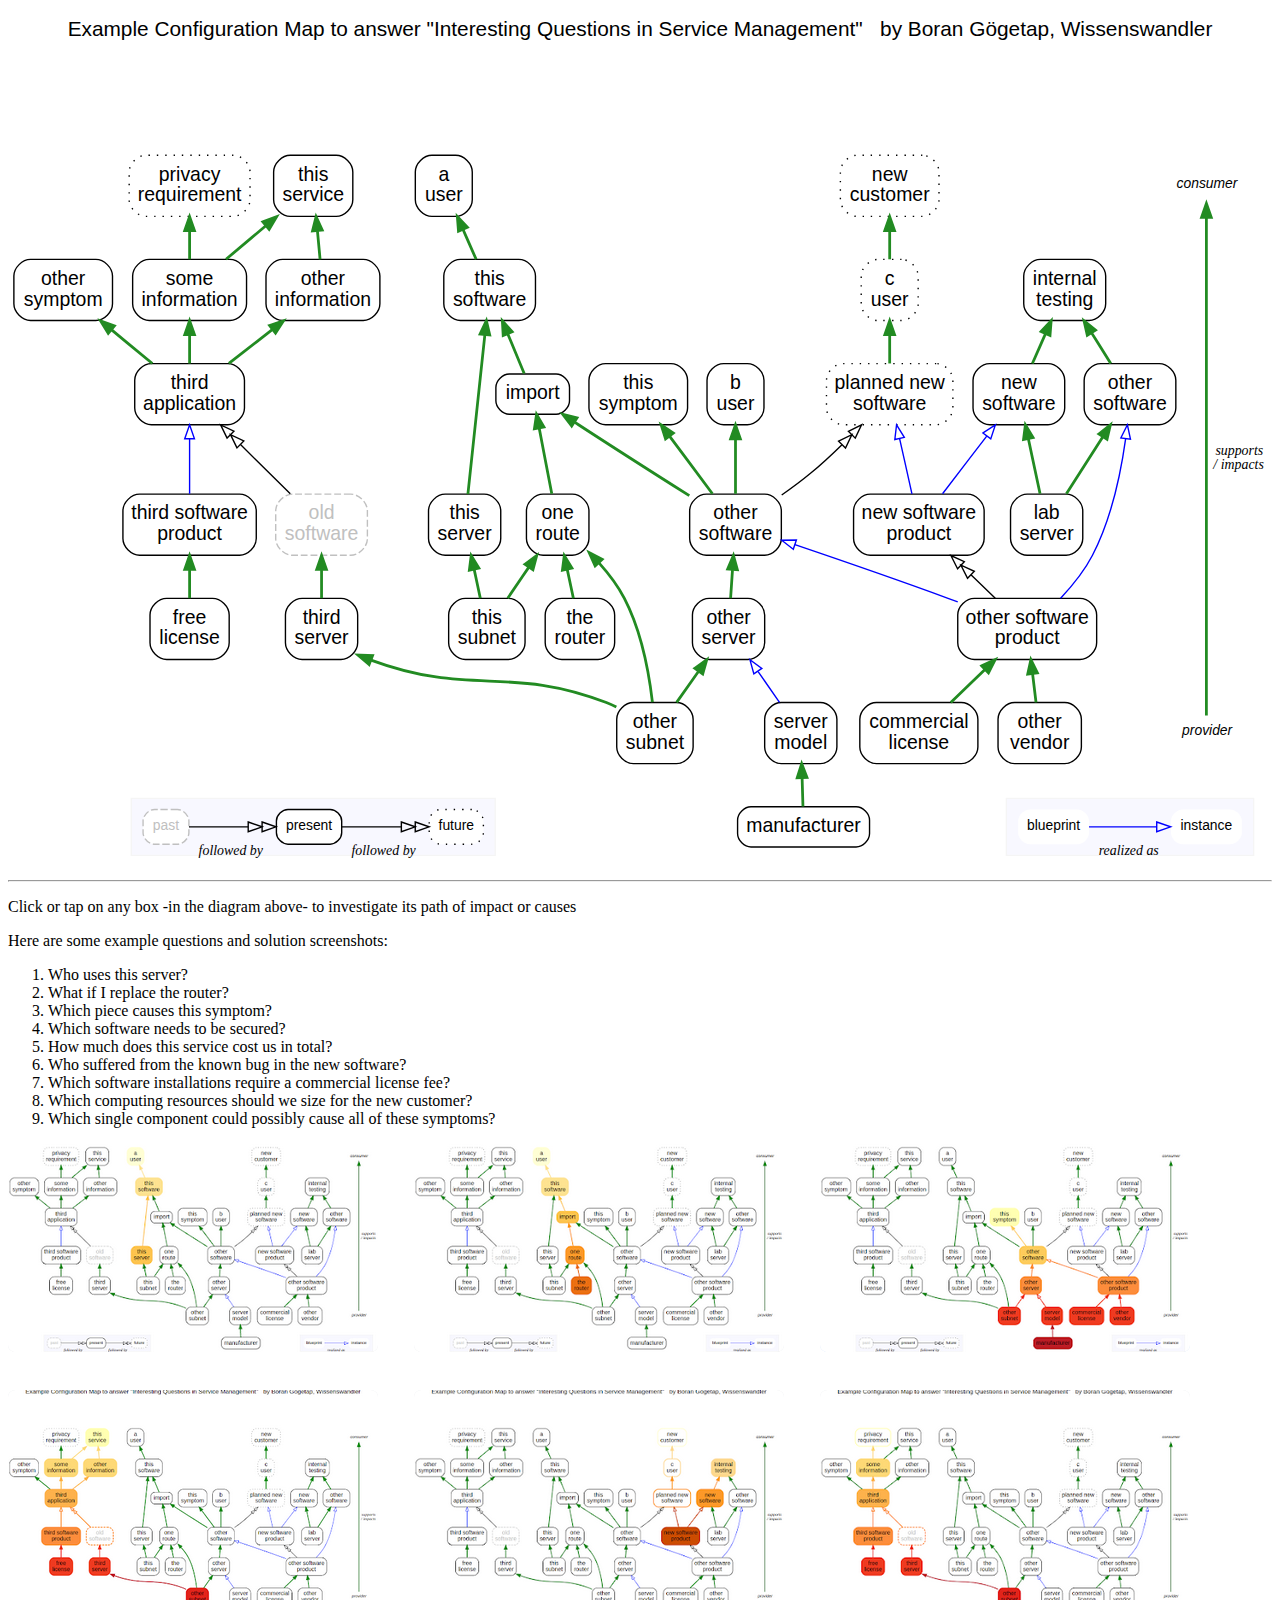
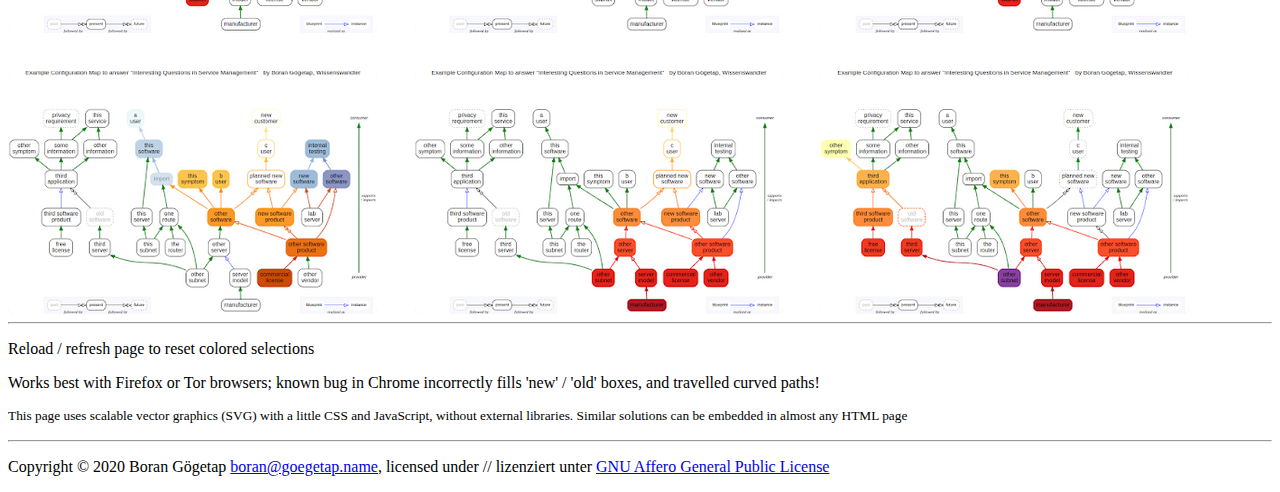
<file: configuration-map/index.html>
<html>
 <head>
  <title>Example Configuration Map</title>
  <meta charset="UTF-8" />
  <link rel="icon" type="image/svg+xml" href="../node-icon.svg" sizes="any" /> <!--ignored by Firefox on Android -->
  <link rel="icon" type="image/png"     href="../node-icon.png" >
 </head>
 <body>
  <object data="graph.svg" type="image/svg+xml"></object>
  <hr/>
  <p>Click or tap on any box -in the diagram above- to investigate its path of impact or causes</p>
  <p>Here are some example questions and solution screenshots:</p>
  <ol>
   <li>Who uses this server?</li>
   <li>What if I replace the router?</li>
   <li>Which piece causes this symptom?</li>
   <li>Which software needs to be secured?</li>
   <li>How much does this service cost us in total?</li>
   <li>Who suffered from the known bug in the new software?</li>
   <li>Which software installations require a commercial license fee?</li>
   <li>Which computing resources should we size for the new customer?</li>
   <li>Which single component could possibly cause all of these symptoms?</li>
  </ol>
  <img src="configuration-map-all-solutions.png" />
  <hr/>
  <p>Reload / refresh page to reset colored selections
  <p>Works best with Firefox or Tor browsers; known bug in Chrome incorrectly fills 'new' / 'old' boxes, and travelled curved paths!
  <p><small>This page uses scalable vector graphics (SVG) with a little CSS and JavaScript, without external libraries. Similar solutions can be embedded in almost any HTML page</small></a>
  <hr/>
  <p>Copyright © 2020 Boran Gögetap <a href="mailto:boran@goegetap.name">boran@goegetap.name</a>, licensed under // lizenziert unter <a href="https://www.gnu.org/licenses/agpl-3.0.html">GNU Affero General Public License</a></p>
 </body>
</html>
</file>
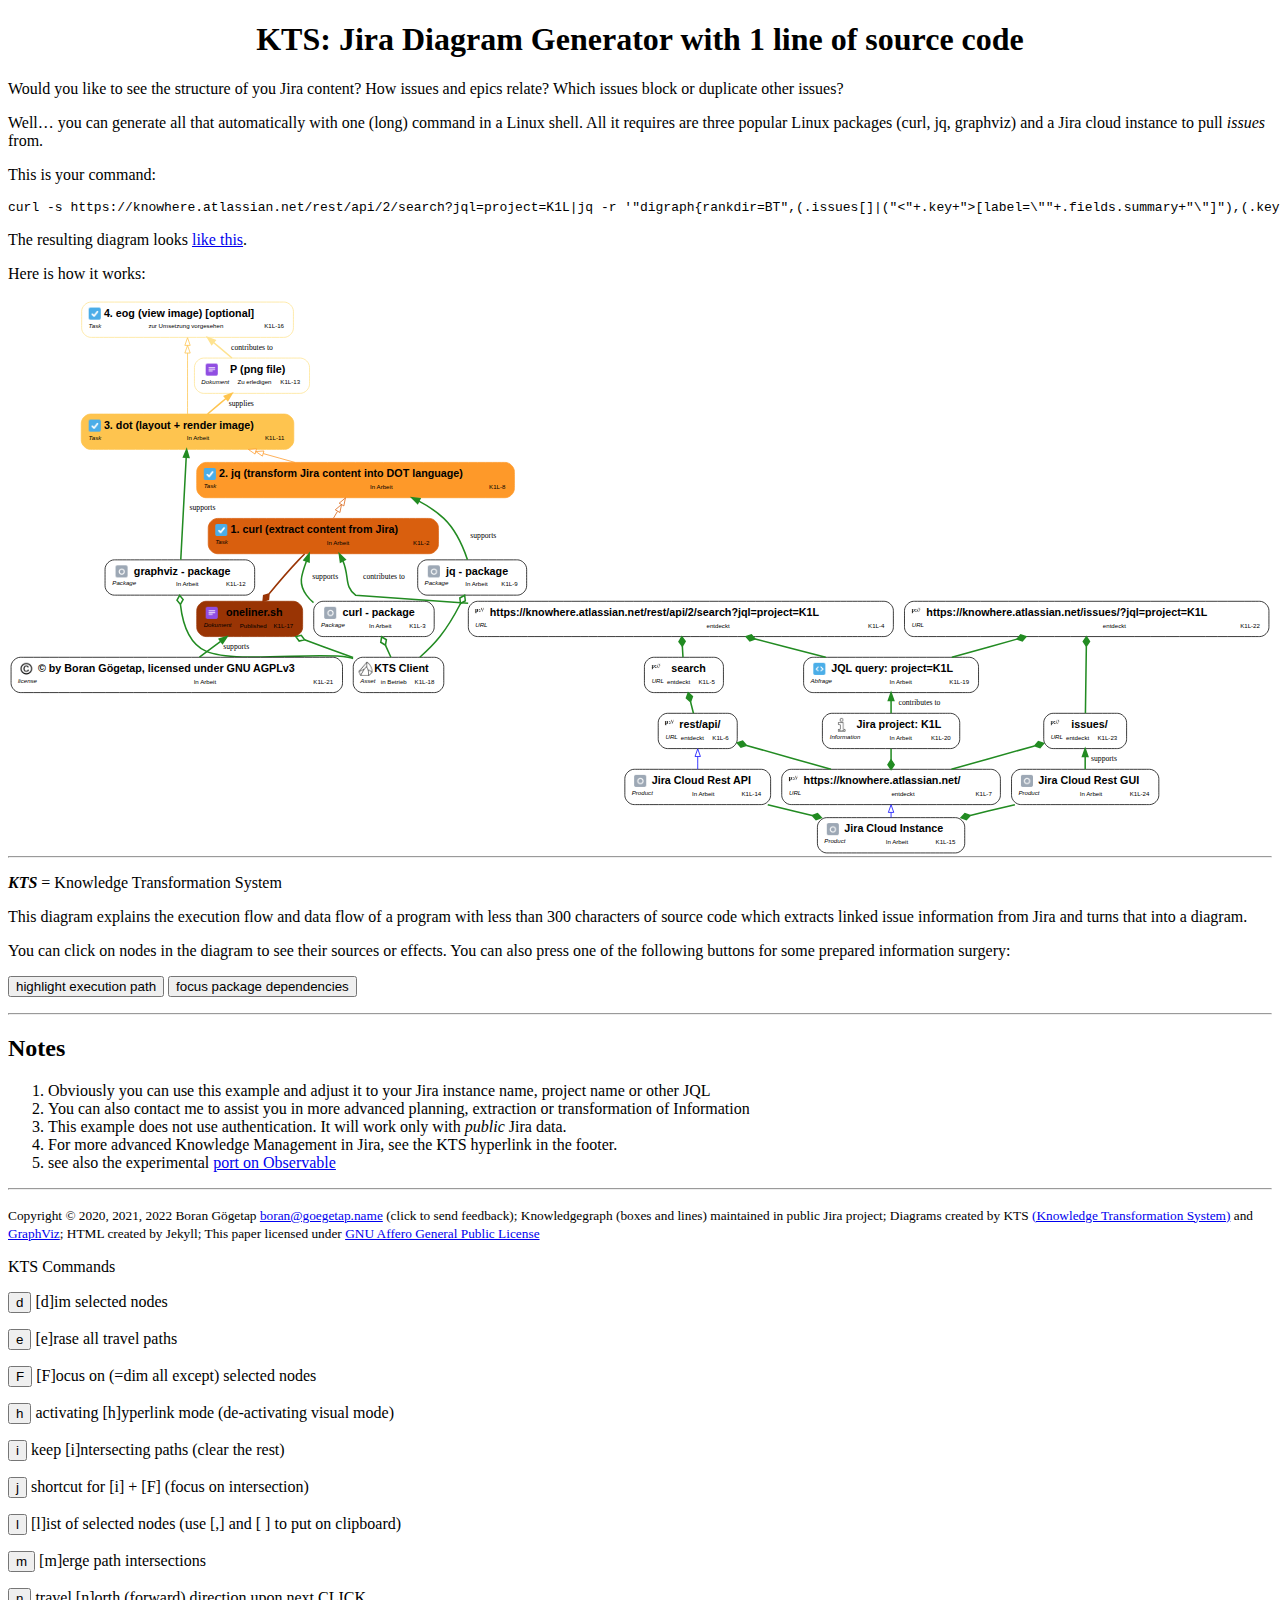
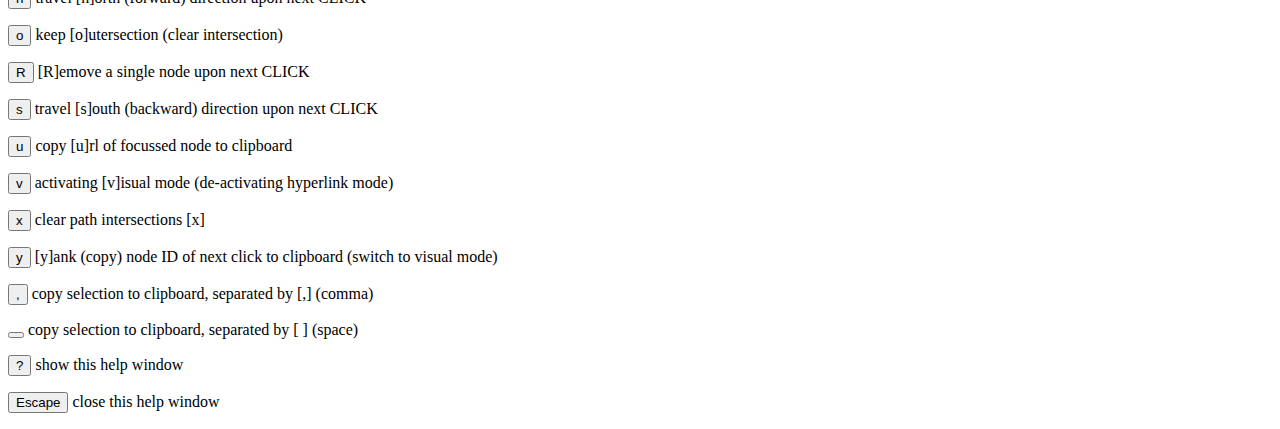
<file: K1L/index.html>
<!doctype html>
<html>
  <head>
    <link rel="icon" type="image/svg+xml" href="/favicon.svg" sizes="any" /> <!--ignored by Firefox on Android -->
    <meta charset="utf-8">
    <title>KTS: Jira Diagram Generator with 1 line of source code</title>

    <meta property="og:title"       content="KTS: Jira Diagram Generator with 1 line of source code" />
    <meta property="og:image"       content="graph.png" />
    <meta property="og:description" content="How to generate a diagram from Jira content (linked issues) with one line of sourcecode" />
    <meta property="og:site_name"   content="Wissenswandler" />

    <style type="text/css">
     .left  { float: left  }
     .right, object { float: right }
     hr { clear: both }
    </style>
  </head>
  <body>
    <script src="/lib/graph.js" type="text/ecmascript"></script>

<script>
      var sdoc
      window.addEventListener("load", function()
      {
        sdoc = document.getElementById("graph_1").getSVGDocument()
        highlightExecution()
      })

      function highlightExecution()
      {
        onpress( sdoc, "e"      )
        onclick( sdoc, "K1L-17" )
      }

      function focusDependencies()
      {
        onpress( sdoc, "e"      )
        onclick( sdoc, "K1L-17" )
        onclick( sdoc, "K1L-18" )
        onpress( sdoc, "o"      )
        onpress( sdoc, "F"      )
      }
</script>

<h1 id="kts-jira-diagram-generator-with-1-line-of-source-code"><center>KTS: Jira Diagram Generator with 1 line of source code</center></h1>

<p>Would you like to see the structure of you Jira content? How issues and epics relate? Which issues block or duplicate other issues?</p>

<p>Well… you can generate all that automatically with one (long) command in a Linux shell. All it requires are three popular Linux packages (curl, jq, graphviz) and a Jira cloud instance to pull <em>issues</em> from.</p>

<p>This is your command:</p>

<div class="language-bash highlighter-rouge"><div class="highlight"><pre class="highlight"><code>curl <span class="nt">-s</span> https://knowhere.atlassian.net/rest/api/2/search?jql<span class="o">=</span><span class="nv">project</span><span class="o">=</span>K1L|jq <span class="nt">-r</span> <span class="s1">'"digraph{rankdir=BT",(.issues[]|("&lt;"+.key+"&gt;[label=\""+.fields.summary+"\"]"),(.key as $k|.fields.issuelinks[]|select(.inwardIssue)|"&lt;"+$k+"&gt;-&gt;&lt;"+.inwardIssue.key+"&gt;")),"}"'</span>|dot <span class="nt">-Tpng</span><span class="o">&gt;</span>P<span class="p">;</span>eog P
</code></pre></div></div>

<p>The resulting diagram looks <a href="/K1L/P.png">like this</a>.</p>

<p>Here is how it works:</p>

<object class="clear" id="graph_1" width="100%" data="graph-local.svg" type="image/svg+xml"></object>

<hr />
<p><strong><em>KTS</em></strong> = Knowledge Transformation System</p>

<p>This diagram explains the execution flow and data flow of a program with less than 300 characters of source code which extracts linked issue information from Jira and turns that into a diagram.</p>

<p>You can click on nodes in the diagram to see their sources or effects. You can also press one of the following buttons for some prepared information surgery:</p>

<p><button onclick="highlightExecution()">highlight execution path</button>
<button onclick="focusDependencies() ">focus package dependencies</button></p>

<hr />
<h2 id="notes">Notes</h2>

<ol>
  <li>Obviously you can use this example and adjust it to your Jira instance name, project name or other JQL</li>
  <li>You can also contact me to assist you in more advanced planning, extraction or transformation of Information</li>
  <li>This example does not use authentication. It will work only with <em>public</em> Jira data.</li>
  <li>For more advanced Knowledge Management in Jira, see the KTS hyperlink in the footer.</li>
  <li>see also the experimental <a href="https://observablehq.com/@bogo/minimal-jira-diagram-generator">port on Observable</a></li>
</ol>

    <hr/>
    <p><small>
	Copyright © 2020, 2021, 2022 Boran Gögetap <a href="mailto:boran@goegetap.name?subject=KTS: Jira Diagram Generator with 1 line of source code&body=commenting on https://wissenswandler.github.io/K1L/ ...">boran@goegetap.name</a> (click to send feedback);
	Knowledgegraph (boxes and lines) maintained in public Jira project;
	Diagrams created by KTS <a href="https://bitbucket.org/wissenswandler/kts-jira-extract-transform/src/master/">(Knowledge Transformation System)</a> and <a href="https://graphviz.org/">GraphViz</a>;
	HTML created by Jekyll;
	This paper licensed under <a href="https://www.gnu.org/licenses/agpl-3.0.html">GNU Affero General Public License</a>
       </small>
    </p>
  </body>
</html>
</file>
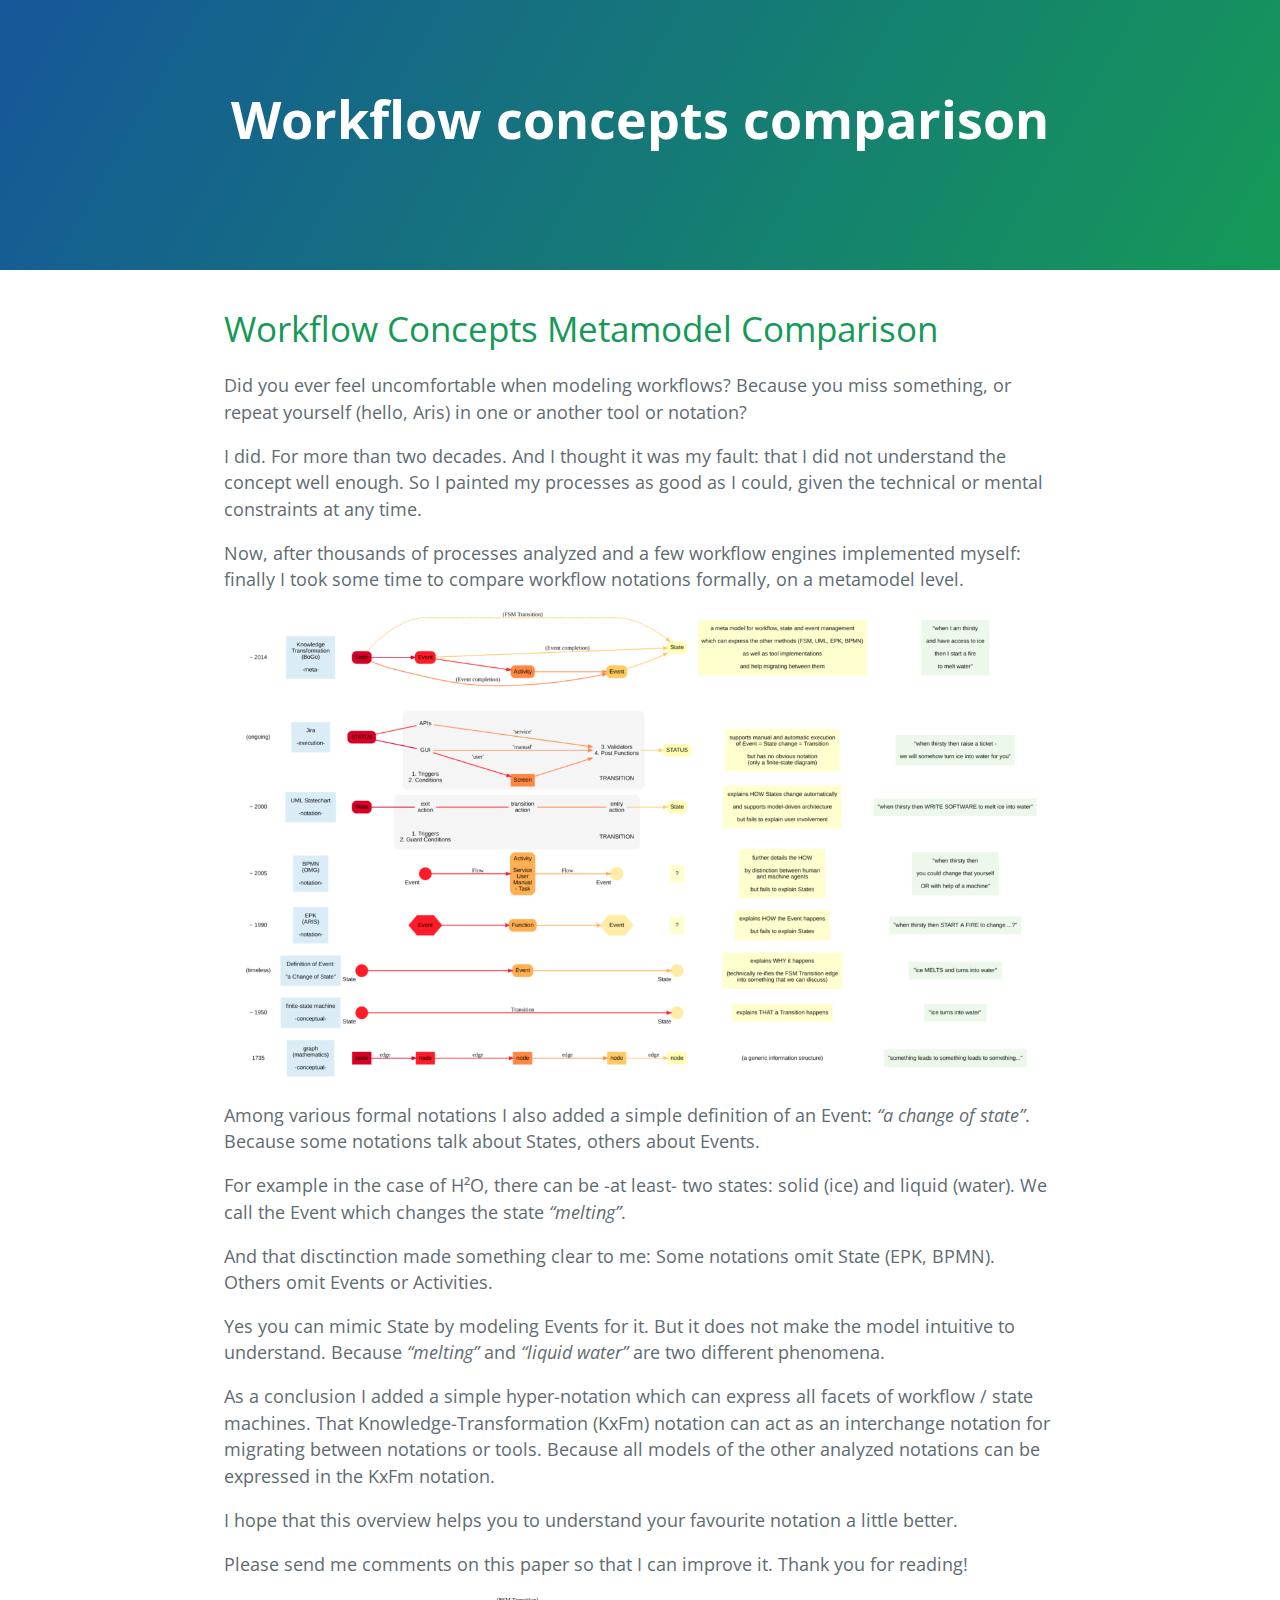
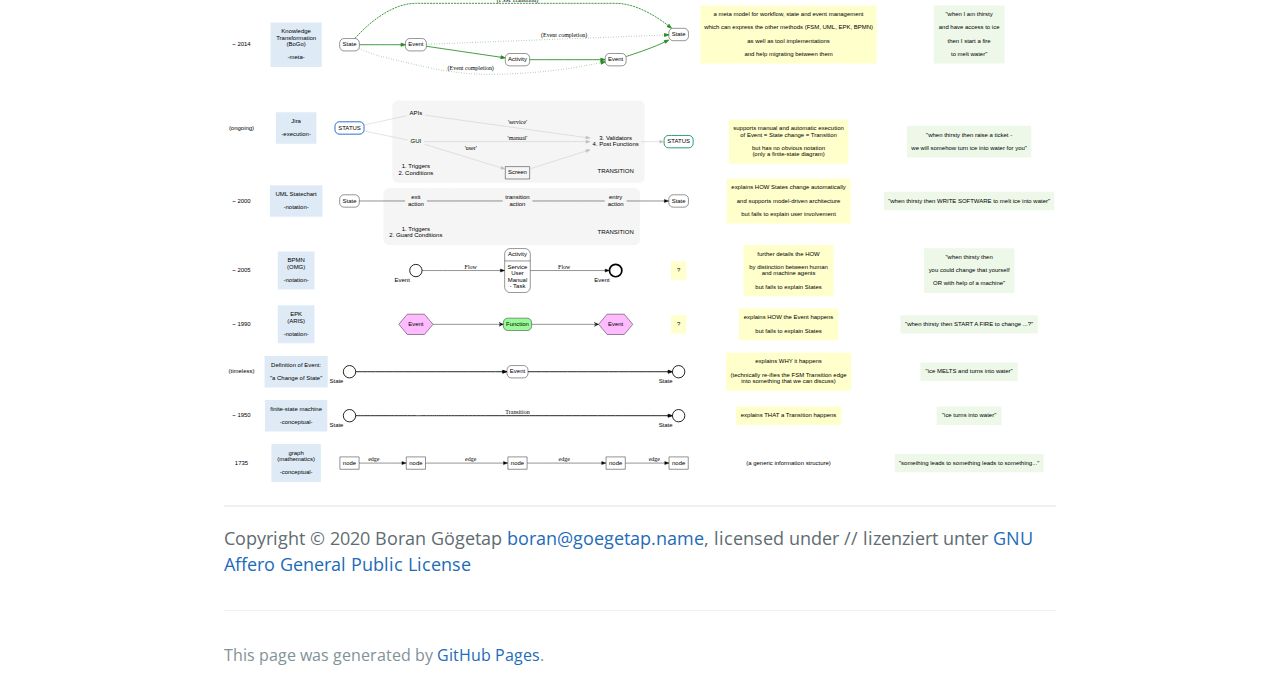
<file: meta-workflow/index.html>
<!DOCTYPE html>
<html lang="en-US">
  <head>
    <meta charset="UTF-8">

<!-- Begin Jekyll SEO tag v2.8.0 -->
<title>Workflow concepts comparison | Wissenswandler</title>
<meta name="generator" content="Jekyll v3.9.5" />
<meta property="og:title" content="Workflow concepts comparison" />
<meta property="og:locale" content="en_US" />
<link rel="canonical" href="https://wissenswandler.github.io/meta-workflow/" />
<meta property="og:url" content="https://wissenswandler.github.io/meta-workflow/" />
<meta property="og:site_name" content="Wissenswandler" />
<meta property="og:type" content="website" />
<meta name="twitter:card" content="summary" />
<meta property="twitter:title" content="Workflow concepts comparison" />
<script type="application/ld+json">
{"@context":"https://schema.org","@type":"WebPage","headline":"Workflow concepts comparison","url":"https://wissenswandler.github.io/meta-workflow/"}</script>
<!-- End Jekyll SEO tag -->

    <link rel="preconnect" href="https://fonts.gstatic.com">
    <link rel="preload" href="https://fonts.googleapis.com/css?family=Open+Sans:400,700&display=swap" as="style" type="text/css" crossorigin>
    <meta name="viewport" content="width=device-width, initial-scale=1">
    <meta name="theme-color" content="#157878">
    <meta name="apple-mobile-web-app-status-bar-style" content="black-translucent">
    <link rel="stylesheet" href="/assets/css/style.css?v=31834dc7a3f90f66c7f96f45db5ea914aad9ee2b">
    <!-- start custom head snippets, customize with your own _includes/head-custom.html file -->

<!-- Setup Google Analytics -->



<!-- You can set your favicon here -->
<!-- link rel="shortcut icon" type="image/x-icon" href="/favicon.ico" -->

<!-- end custom head snippets -->

  </head>
  <body>
    <a id="skip-to-content" href="#content">Skip to the content.</a>

    <header class="page-header" role="banner">
      <h1 class="project-name">Workflow concepts comparison</h1>
      <h2 class="project-tagline"></h2>
      
      
    </header>

    <main id="content" class="main-content" role="main">
      <h1 id="workflow-concepts-metamodel-comparison">Workflow Concepts Metamodel Comparison</h1>

<p>Did you ever feel uncomfortable when modeling workflows? Because you miss something, or repeat yourself (hello, Aris) in one or another tool or notation?</p>

<p>I did. For more than two decades. And I thought it was my fault: that I did not understand the concept well enough. So I painted my processes as good as I could, given the technical or mental constraints at any time.</p>

<p>Now, after thousands of processes analyzed and a few workflow engines implemented myself: finally I took some time to compare workflow notations formally, on a metamodel level.</p>

<p><img src="/meta-workflow/graph-colored-overview.png" alt="Workflow Metamodel Comparison overview" /></p>

<p>Among various formal notations I also added a simple definition of an Event: <em>“a change of state”</em>. Because some notations talk about States, others about Events.</p>

<p>For example in the case of H²O, there can be -at least- two states: solid (ice) and liquid (water). We call the Event which changes the state <em>“melting”</em>.</p>

<p>And that disctinction made something clear to me: Some notations omit State (EPK, BPMN). Others omit Events or Activities.</p>

<p>Yes you can mimic State by modeling Events for it. But it does not make the model intuitive to understand. Because <em>“melting”</em> and <em>“liquid water”</em> are two different phenomena.</p>

<p>As a conclusion I added a simple hyper-notation which can express all facets of workflow / state machines. That Knowledge-Transformation (KxFm) notation can act as an interchange notation for migrating between notations or tools. Because all models of the other analyzed notations can be expressed in the KxFm notation.</p>

<p>I hope that this overview helps you to understand your favourite notation a little better.</p>

<p>Please send me comments on this paper so that I can improve it. Thank you for reading!</p>

<object data="graph.svg" type="image/svg+xml"></object>

<hr />
<p>Copyright © 2020 Boran Gögetap <a href="mailto:boran@goegetap.name">boran@goegetap.name</a>, licensed under // lizenziert unter <a href="https://www.gnu.org/licenses/agpl-3.0.html">GNU Affero General Public License</a></p>


      <footer class="site-footer">
        
        <span class="site-footer-credits">This page was generated by <a href="https://pages.github.com">GitHub Pages</a>.</span>
      </footer>
    </main>
  </body>
</html>
</file>
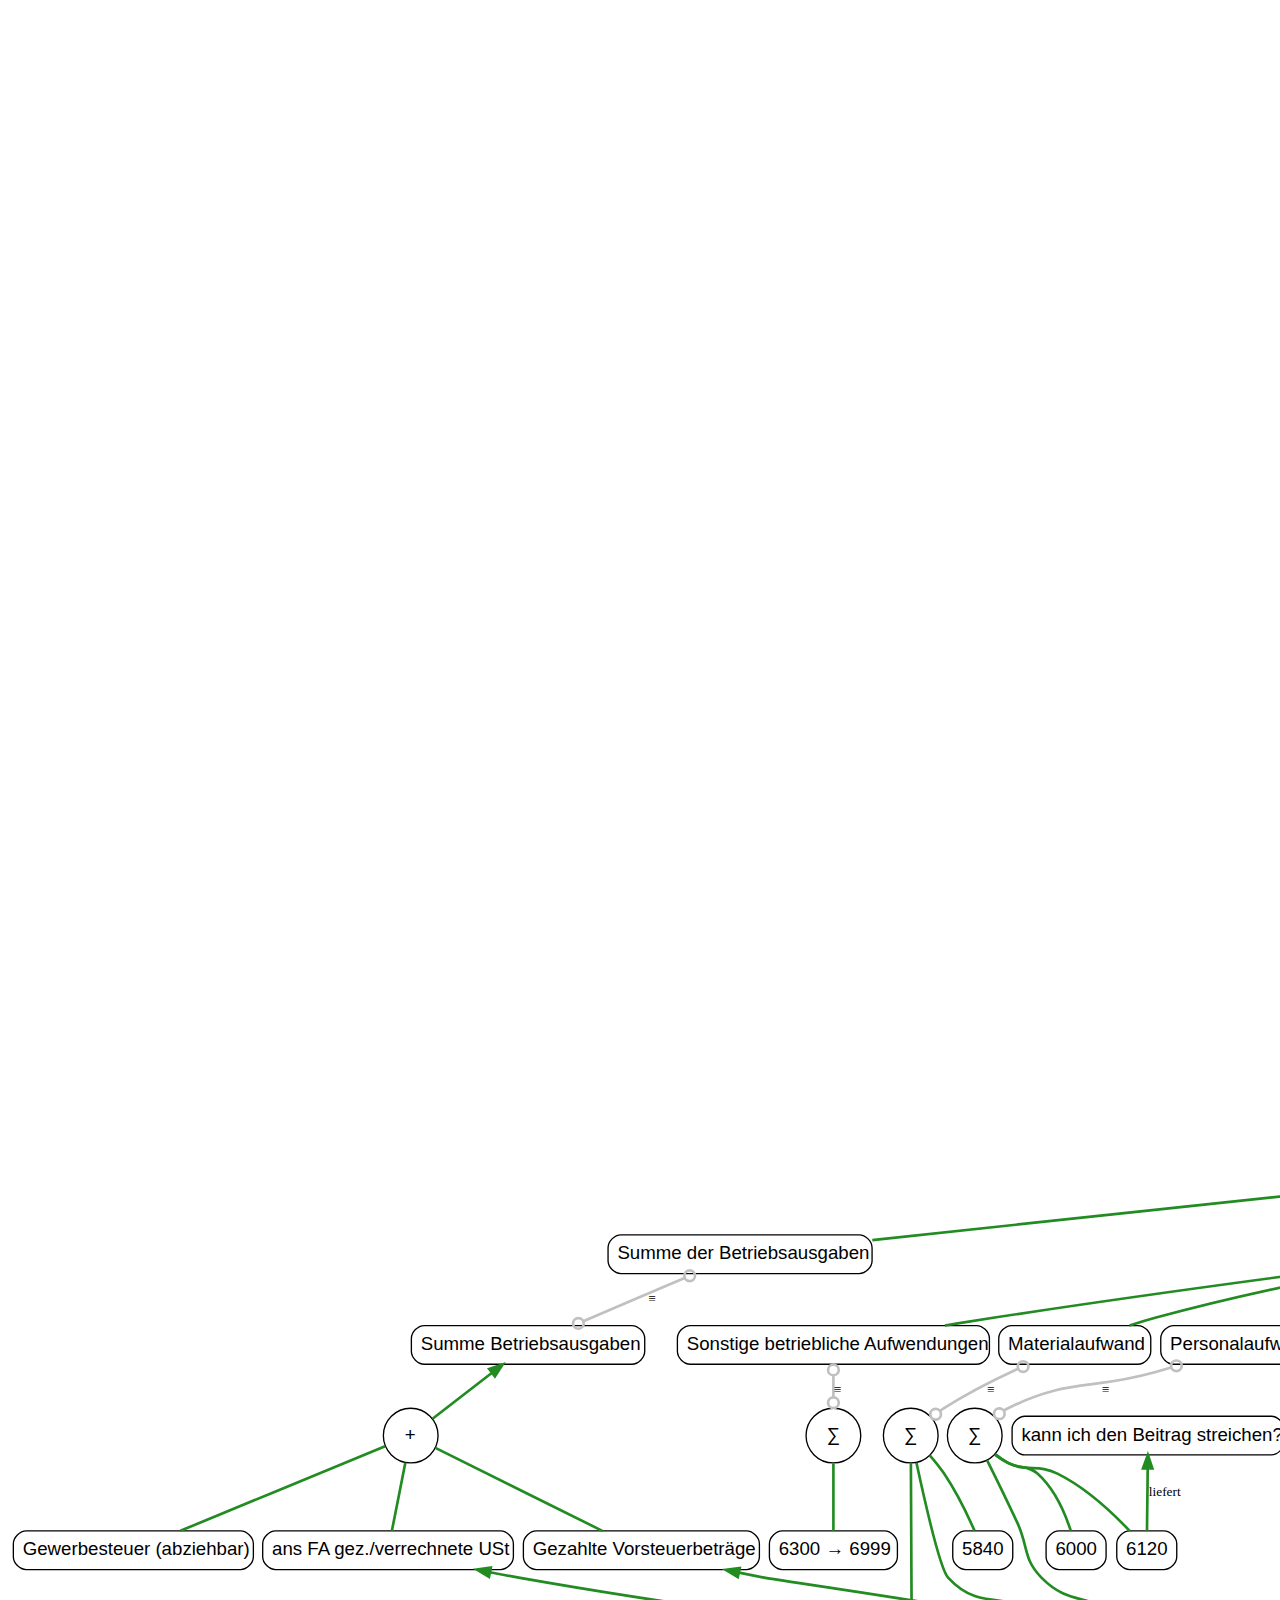
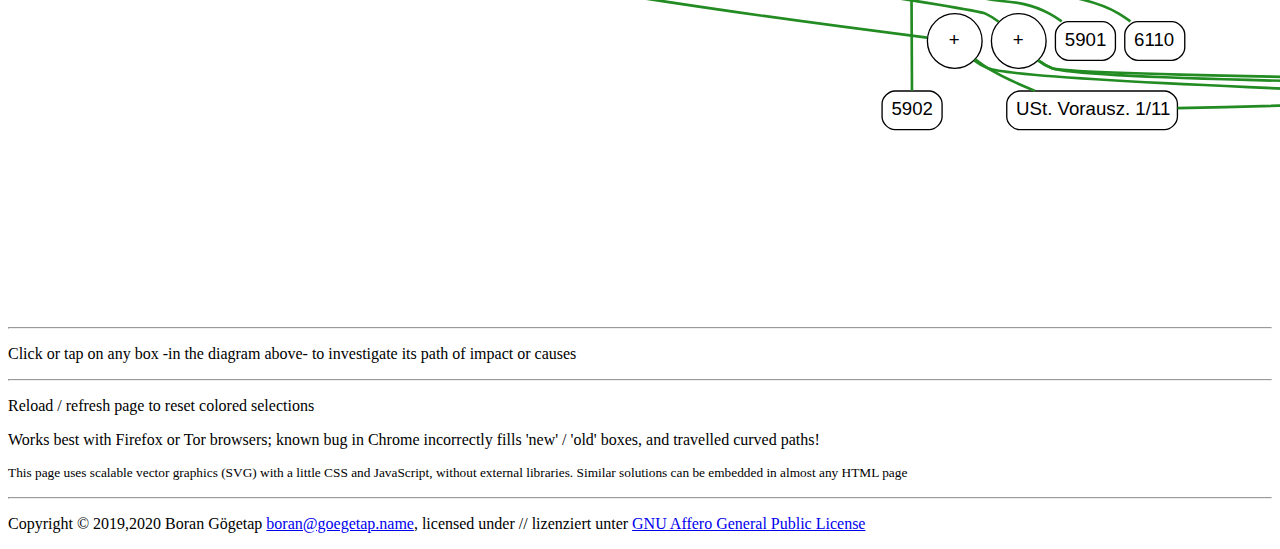
<file: tax-declaration/index.html>
<html>
 <head>
  <title>Tax Declaration Value Map</title>
  <meta charset="UTF-8" />
  <link rel="icon" type="image/svg+xml" href="../node-icon.svg" sizes="any" /> <!--ignored by Firefox on Android -->
  <link rel="icon" type="image/png"     href="../node-icon.png" >
 </head>
 <body>
  <object data="graph.svg" type="image/svg+xml"></object>
  <hr/>
  <p>Click or tap on any box -in the diagram above- to investigate its path of impact or causes</p>
  <hr/>
  <p>Reload / refresh page to reset colored selections
  <p>Works best with Firefox or Tor browsers; known bug in Chrome incorrectly fills 'new' / 'old' boxes, and travelled curved paths!
  <p><small>This page uses scalable vector graphics (SVG) with a little CSS and JavaScript, without external libraries. Similar solutions can be embedded in almost any HTML page</small></a>
  <hr/>
  <p>Copyright © 2019,2020 Boran Gögetap <a href="mailto:boran@goegetap.name">boran@goegetap.name</a>, licensed under // lizenziert unter <a href="https://www.gnu.org/licenses/agpl-3.0.html">GNU Affero General Public License</a></p>
 </body>
</html>
</file>
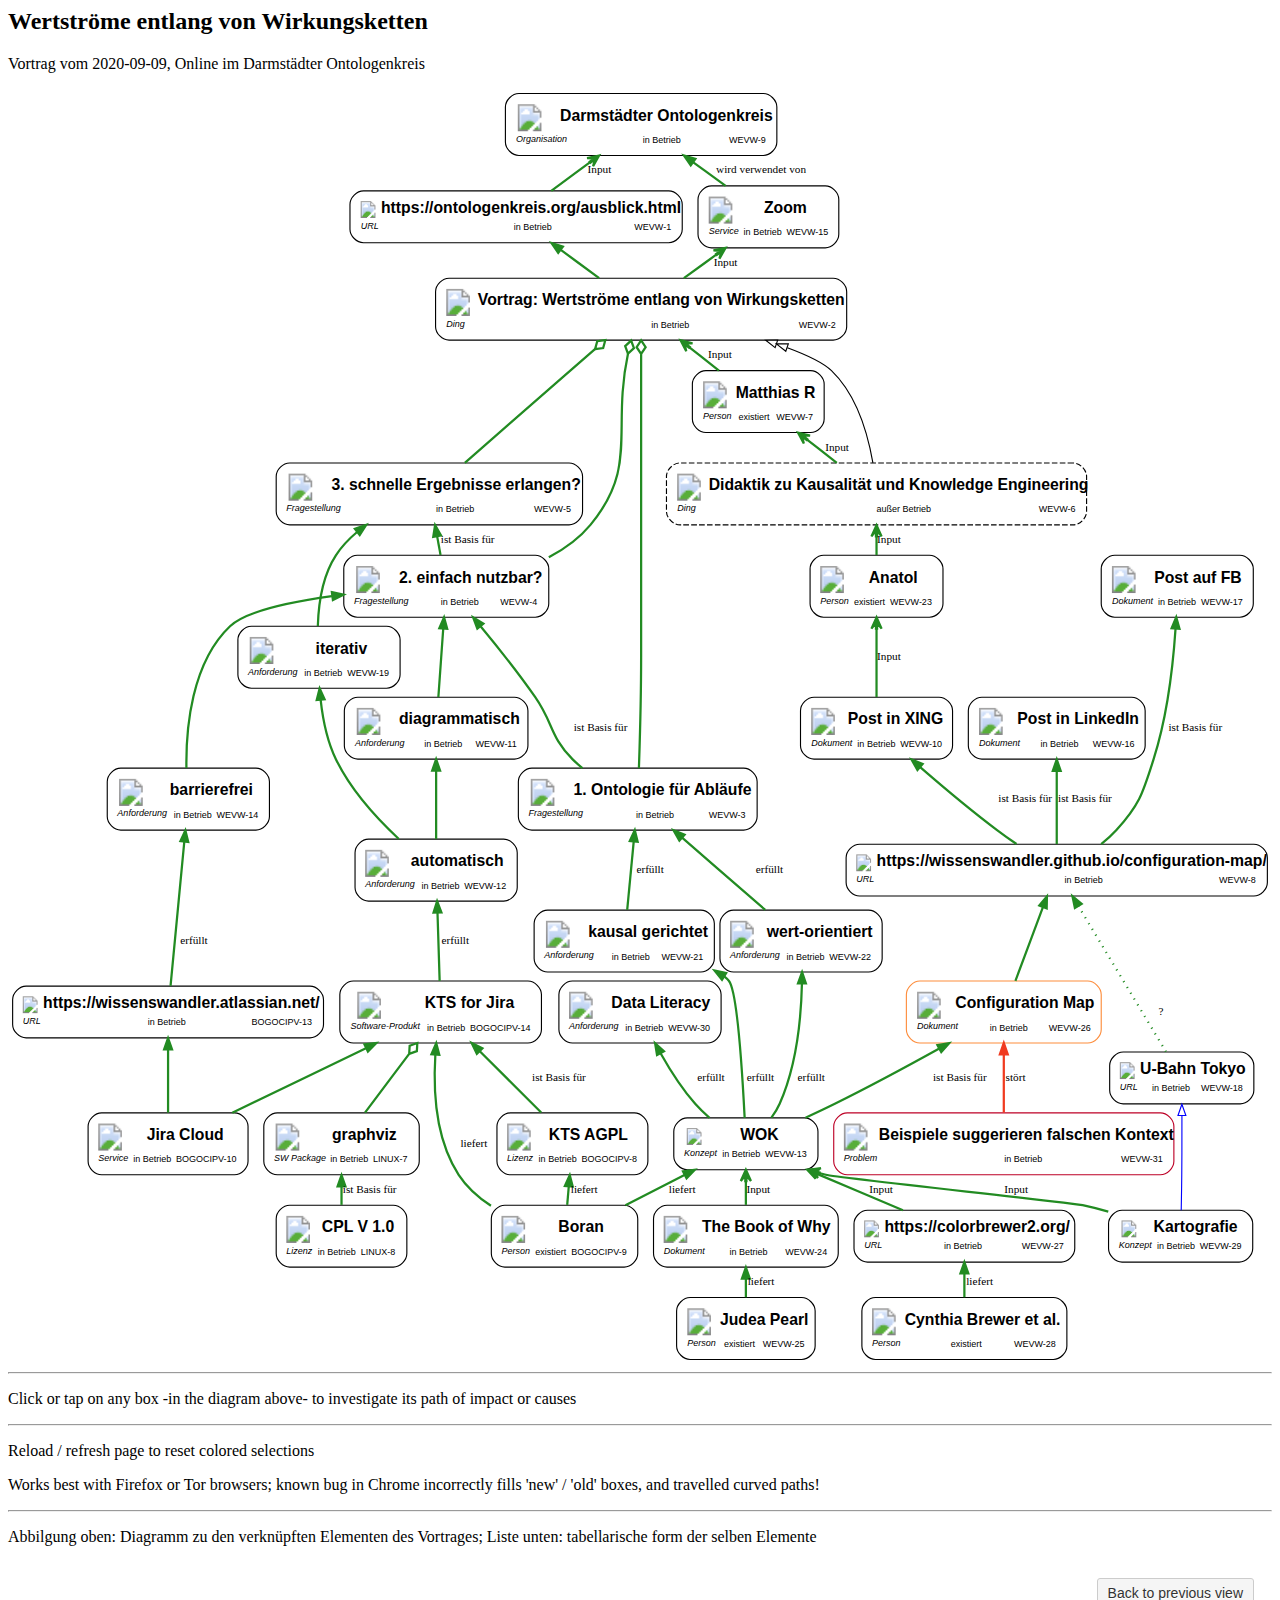
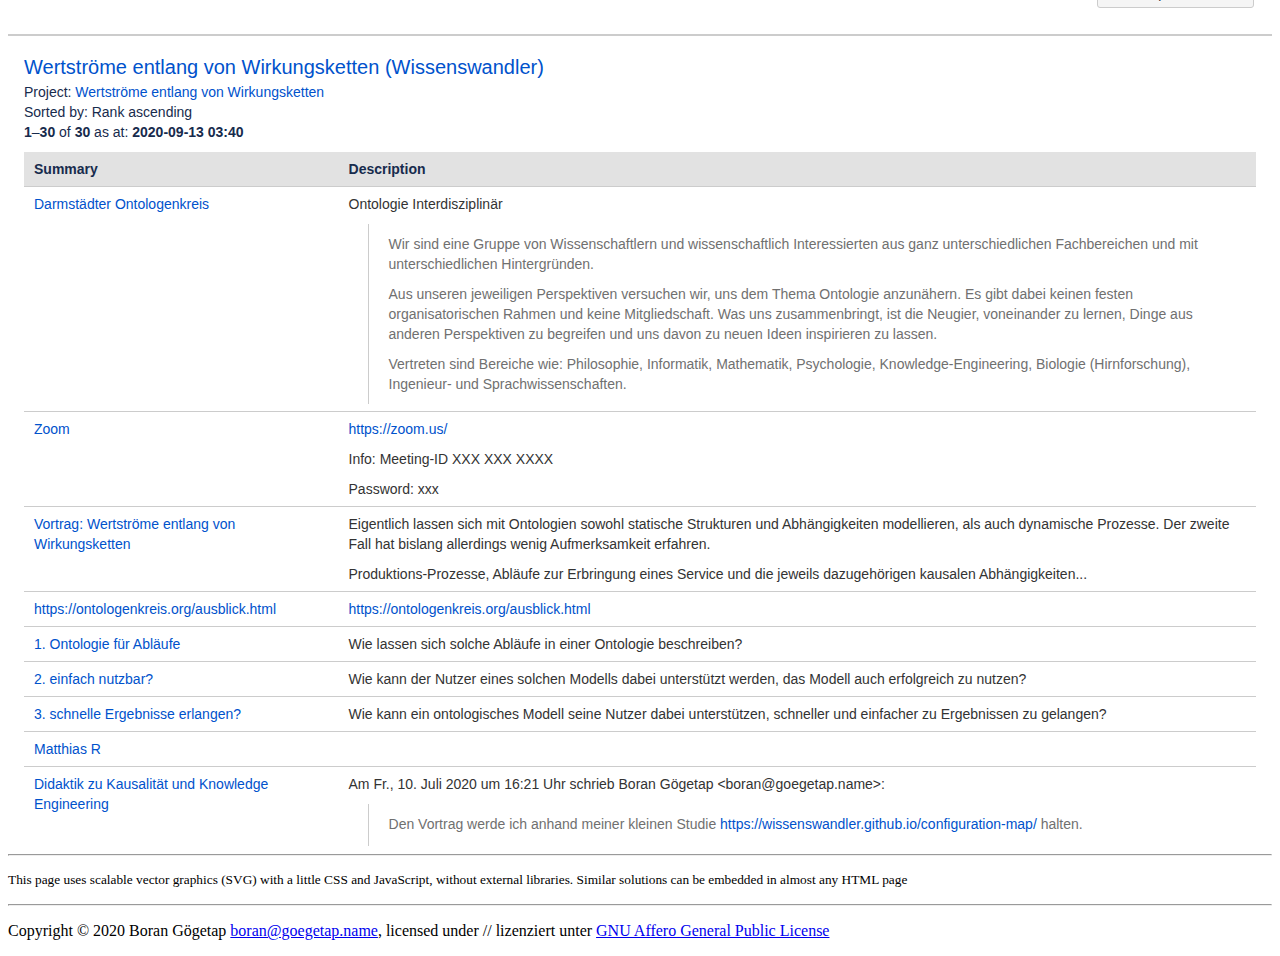
<file: WEVW/index.html>
<html>
 <head>
  <title>Vortrag: Wertströme entlang von Wirkungsketten</title>
  <meta charset="UTF-8" />
  <link rel="icon" type="image/svg+xml" href="../node-icon.svg" sizes="any" /> <!--ignored by Firefox on Android -->
  <link rel="icon" type="image/png"     href="../node-icon.png" >
 </head>
 <body>
  <h2>Wertströme entlang von Wirkungsketten</h2>
  <p>Vortrag vom 2020-09-09, Online im Darmstädter Ontologenkreis</p>
  <object data="graph-navigation.svg" type="image/svg+xml"></object>
  <hr/>
  <p>Click or tap on any box -in the diagram above- to investigate its path of impact or causes</p>
  <hr/>
  <p>Reload / refresh page to reset colored selections
  <p>Works best with Firefox or Tor browsers; known bug in Chrome incorrectly fills 'new' / 'old' boxes, and travelled curved paths!
  <hr/>
  <p>Abbilgung oben: Diagramm zu den verknüpften Elementen des Vortrages; Liste unten: tabellarische form der selben Elemente</p>
  <object data="liste.html" type="text/html" width="100%" height="100%"></object>
  <hr/>
  <p><small>This page uses scalable vector graphics (SVG) with a little CSS and JavaScript, without external libraries. Similar solutions can be embedded in almost any HTML page</small></a>
  <hr/>
  <p>Copyright © 2020 Boran Gögetap <a href="mailto:boran@goegetap.name">boran@goegetap.name</a>, licensed under // lizenziert unter <a href="https://www.gnu.org/licenses/agpl-3.0.html">GNU Affero General Public License</a></p>
 </body>
</html>
</file>
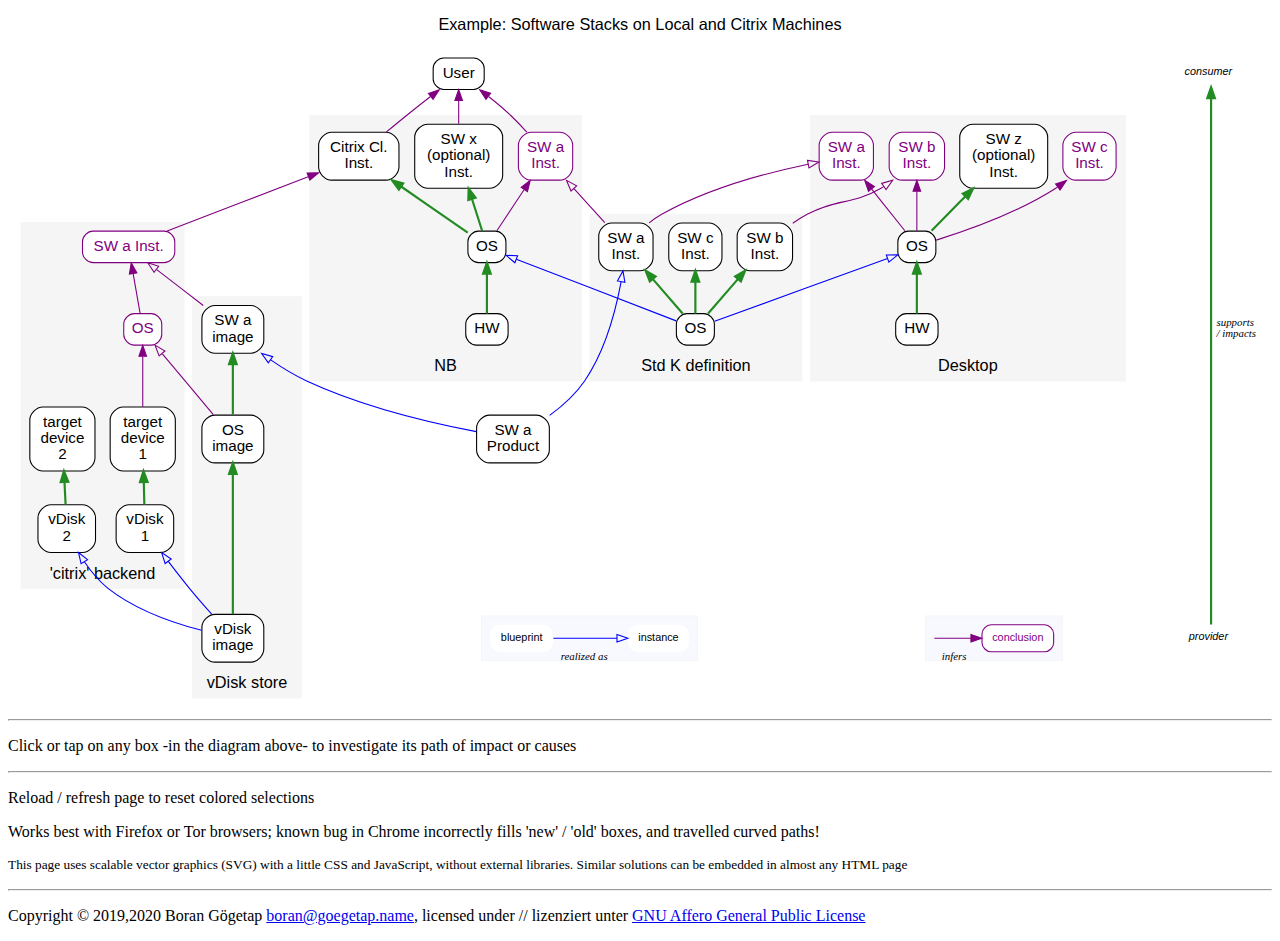
<file: example/sw-stack-local-and-citrix/index.html>
<html>
 <head>
  <title>software stacks on local and citrix machines (example configuration)</title>
  <meta charset="UTF-8" />
  <link rel="icon" type="image/svg+xml" href="../node-icon.svg" sizes="any" /> <!--ignored by Firefox on Android -->
  <link rel="icon" type="image/png"     href="../node-icon.png" >
 </head>
 <body>
  <object data="graph.svg" type="image/svg+xml"></object>
  <hr/>
  <p>Click or tap on any box -in the diagram above- to investigate its path of impact or causes</p>
  <hr/>
  <p>Reload / refresh page to reset colored selections
  <p>Works best with Firefox or Tor browsers; known bug in Chrome incorrectly fills 'new' / 'old' boxes, and travelled curved paths!
  <p><small>This page uses scalable vector graphics (SVG) with a little CSS and JavaScript, without external libraries. Similar solutions can be embedded in almost any HTML page</small></a>
  <hr/>
  <p>Copyright © 2019,2020 Boran Gögetap <a href="mailto:boran@goegetap.name">boran@goegetap.name</a>, licensed under // lizenziert unter <a href="https://www.gnu.org/licenses/agpl-3.0.html">GNU Affero General Public License</a></p>
 </body>
</html>
</file>
<file: 20-dimensionen/_observablehq/theme-air,near-midnight.css>
:root{--monospace: Menlo, Consolas, monospace;--monospace-font: 14px/1.5 var(--monospace);--serif: "Source Serif Pro", "Iowan Old Style", "Apple Garamond", "Palatino Linotype", "Times New Roman", "Droid Serif", Times, serif, "Apple Color Emoji", "Segoe UI Emoji", "Segoe UI Symbol";--sans-serif: -apple-system, BlinkMacSystemFont, "avenir next", avenir, helvetica, "helvetica neue", ubuntu, roboto, noto, "segoe ui", arial, sans-serif;--theme-blue: #4269d0;--theme-green: #3ca951;--theme-red: #ff725c;--theme-yellow: #efb118}html{-webkit-text-size-adjust:100%;-webkit-font-smoothing:antialiased;-moz-osx-font-smoothing:grayscale;background:var(--theme-background);color:var(--theme-foreground)}body{font:17px/1.5 var(--serif);margin:0}a[href]{color:var(--theme-foreground-focus)}h1,h2,h3,h4,h5,h6{color:var(--theme-foreground-alt);font-weight:700;line-height:1.15;margin-top:0;margin-bottom:.25rem;scroll-margin-top:1rem;text-wrap:balance}h2+p,h3+p,h4+p,h2+table,h3+table,h4+table{margin-top:0}h1+h2{color:var(--theme-foreground);font-size:20px;font-style:italic;font-weight:400;margin-bottom:1rem}a[href]{text-decoration:none}a[href]:hover,a[href]:focus{text-decoration:underline}h1 code,h2 code,h3 code,h4 code,h5 code,h6 code{font-size:90%}pre{line-height:1.5}pre,code,tt{font-family:var(--monospace);font-size:14px}img{max-width:calc(100vw - 28px)}p,table,figure,figcaption,h1,h2,h3,h4,h5,h6,.katex-display{max-width:640px}blockquote,ol,ul{max-width:600px}blockquote{margin:1rem 1.5rem}ul ol{padding-left:28px}hr{height:1px;margin:1rem 0;padding:1rem 0;border:none;background:no-repeat center/100% 1px linear-gradient(to right,var(--theme-foreground-faintest),var(--theme-foreground-faintest))}pre{background-color:var(--theme-background-alt);border-radius:4px;margin:1rem -1rem;max-width:960px;min-height:1.5em;padding:.5rem 1rem;overflow-x:auto;box-sizing:border-box}input:not([type]),input[type=email],input[type=number],input[type=password],input[type=range],input[type=search],input[type=tel],input[type=text],input[type=url]{width:240px}input,canvas,button{vertical-align:middle}button,input,textarea{accent-color:var(--theme-blue)}table{width:100%;border-collapse:collapse;font:13px/1.2 var(--sans-serif)}table pre,table code,table tt{font-size:inherit;line-height:inherit}th>pre:only-child,td>pre:only-child{margin:0;padding:0}th{color:var(--theme-foreground);text-align:left;vertical-align:bottom}td{color:var(--theme-foreground-alt);vertical-align:top}th,td{padding:3px 6.5px 3px 0}th:last-child,td:last-child{padding-right:0}tr:not(:last-child){border-bottom:solid 1px var(--theme-foreground-faintest)}thead tr{border-bottom:solid 1px var(--theme-foreground-fainter)}figure,table{margin:1rem 0}figure img{max-width:100%}figure>h2,figure>h3{font-family:var(--sans-serif)}figure>h2{font-size:20px}figure>h3{font-size:16px;font-weight:400}figcaption{font:small var(--sans-serif);color:var(--theme-foreground-muted)}a[href].observablehq-header-anchor{color:inherit}:root{--font-big: 700 32px/1 var(--sans-serif);--font-small: 14px var(--sans-serif)}.big{font:var(--font-big)}.small{font:var(--font-small)}.red{color:var(--theme-red)}.yellow{color:var(--theme-yellow)}.green{color:var(--theme-green)}.blue{color:var(--theme-blue)}.muted{color:var(--theme-foreground-muted)}.observablehq--draft>h1:first-of-type:after{content:" [DRAFT]";color:var(--theme-foreground-muted)}:root{--theme-caret: url("data:image/svg+xml,%3Csvg xmlns='http://www.w3.org/2000/svg' width='16' height='16' viewBox='0 0 16 16'%3E%3Cpath d='M5 7L8.125 9.5L11.25 7' stroke='black' stroke-width='1.5' stroke-linecap='round' fill='none'/%3E%3C/svg%3E");--theme-toggle: url("data:image/svg+xml,%3Csvg xmlns='http://www.w3.org/2000/svg' width='16' height='16' viewBox='0 0 16 16'%3E%3Cpath d='m10.5,11 2.5-3-2.5-3 M6,8h7' fill='none' stroke='black' stroke-width='2'/%3E%3Crect x='2' y='2' fill='currentColor' height='12' rx='0.5' width='2'/%3E%3C/svg%3E");--theme-magnifier: url("data:image/svg+xml,%3Csvg xmlns='http://www.w3.org/2000/svg' width='16' height='16' viewBox='0 0 16 16'%3E%3Cpath stroke='currentColor' stroke-width='2' fill='none' d='M15,15L10.5,10.5a3,3 0 1,0 -6 -6a3,3 0 1,0 6 6'%3E%3C/path%3E%3C/svg%3E")}#observablehq-main,#observablehq-header,#observablehq-footer{margin:1rem auto;max-width:1152px}#observablehq-main{min-height:calc(100vh - 20rem);position:relative;z-index:0}#observablehq-footer{display:block;margin-top:10rem;font:12px var(--sans-serif);color:var(--theme-foreground-faint)}#observablehq-footer nav{display:grid;max-width:640px;grid-template-columns:1fr 1fr;column-gap:1rem;margin-bottom:1rem}#observablehq-footer nav a{display:flex;flex-direction:column;border:1px solid var(--theme-foreground-fainter);border-radius:8px;padding:1rem;line-height:1rem;text-decoration:none}#observablehq-footer nav a span{font-size:14px}#observablehq-footer nav a:hover span{text-decoration:underline}#observablehq-footer nav a:hover{border-color:var(--theme-foreground-focus)}#observablehq-footer nav a[rel=prev]{grid-column:1;align-items:start}#observablehq-footer nav a[rel=next]{grid-column:2;align-items:end}#observablehq-footer nav a:before{color:var(--theme-foreground-faint)}#observablehq-footer nav a[rel=prev]:before{content:"Previous page"}#observablehq-footer nav a[rel=next]:before{content:"Next page"}#observablehq-center{margin:1rem 2rem}#observablehq-sidebar{position:fixed;background:var(--theme-background-alt);color:var(--theme-foreground-muted);font:14px var(--sans-serif);visibility:hidden;font-weight:500;width:272px;z-index:2;top:0;bottom:0;left:-272px;box-sizing:border-box;padding:0 .5rem 1rem;overflow-y:auto}#observablehq-sidebar ol,#observablehq-toc ol{list-style:none;margin:0;padding:0}#observablehq-sidebar>ol,#observablehq-sidebar>details{position:relative;padding-bottom:.5rem;margin:.5rem 0;border-bottom:solid 1px var(--theme-foreground-faintest)}#observablehq-sidebar>ol:first-child{position:sticky;top:0;z-index:1;background:var(--theme-background-alt);font-size:16px;font-weight:700;padding-top:1rem;padding-left:.5rem;margin:0;margin-left:-.5rem;color:var(--theme-foreground)}#observablehq-sidebar>ol:last-child,#observablehq-sidebar>details:last-child{border-bottom:none}#observablehq-sidebar summary{font-weight:700;color:var(--theme-foreground);cursor:default}#observablehq-sidebar summary::-webkit-details-marker,#observablehq-sidebar summary::marker{display:none}#observablehq-sidebar summary:after{position:absolute;right:.5rem;width:1rem;height:1rem;background:var(--theme-foreground-muted);content:"";-webkit-mask:var(--theme-caret);mask:var(--theme-caret);transition:transform .25s ease;transform:rotate(-90deg);transform-origin:50% 50%}#observablehq-sidebar summary:hover:after{color:var(--theme-foreground)}#observablehq-sidebar details[open] summary:after{transform:rotate(0)}#observablehq-sidebar-toggle{position:fixed;appearance:none;background:none;top:0;left:0;height:100%;width:2rem;display:flex;align-items:center;justify-content:center;cursor:e-resize;margin:0;color:var(--theme-foreground-muted);z-index:1}#observablehq-sidebar-close{position:absolute;top:1rem;right:0;width:2rem;height:2.2rem;display:flex;align-items:center;justify-content:center;color:var(--theme-foreground-muted);cursor:w-resize;z-index:2}#observablehq-sidebar-toggle:before,#observablehq-sidebar-close:before{content:"";width:1rem;height:1rem;background:currentColor;-webkit-mask:var(--theme-toggle);mask:var(--theme-toggle)}#observablehq-sidebar-close:before{transform:scaleX(-1)}#observablehq-sidebar summary,.observablehq-link a{display:flex;padding:.5rem 1rem .5rem 1.5rem;margin-left:-.5rem;align-items:center}#observablehq-sidebar summary:hover,.observablehq-link-active a,.observablehq-link a:hover{background:var(--theme-background)}.observablehq-link a:hover{color:var(--theme-foreground-focus)}#observablehq-toc{display:none;position:fixed;color:var(--theme-foreground-muted);font:400 14px var(--sans-serif);z-index:1;top:0;right:0;bottom:0;overflow-y:auto}#observablehq-toc nav{width:192px;margin:2rem 0;padding:0 1rem;box-sizing:border-box;border-left:solid 1px var(--theme-foreground-faintest)}#observablehq-toc div{font-weight:700;color:var(--theme-foreground);margin-bottom:.5rem}.observablehq-secondary-link a{display:block;padding:.25rem 0}.observablehq-link:not(.observablehq-link-active) a[href]:not(:hover),.observablehq-secondary-link:not(.observablehq-secondary-link-active) a[href]:not(:hover){color:inherit}.observablehq-link-active,.observablehq-secondary-link-active{position:relative}.observablehq-link-active:before,.observablehq-secondary-link-highlight{content:"";position:absolute;width:3px;background:var(--theme-foreground-focus)}.observablehq-link-active:before{top:0;bottom:0;left:-.5rem}.observablehq-secondary-link-highlight{left:1px;top:2rem;height:0;transition:top .15s ease,height .15s ease}#observablehq-sidebar{transition:visibility .15s 0ms,left .15s 0ms ease}.observablehq-sidebar-open~#observablehq-sidebar,#observablehq-sidebar-toggle:checked~#observablehq-sidebar{left:0;visibility:initial;box-shadow:0 0 8px 4px #0000001a;transition:visibility 0ms 0ms,left .15s 0ms ease}#observablehq-sidebar-backdrop{display:none;position:fixed;inset:0;z-index:2}.observablehq-sidebar-open~#observablehq-sidebar-backdrop,#observablehq-sidebar-toggle:checked~#observablehq-sidebar-backdrop{display:initial}@media (prefers-color-scheme: dark){#observablehq-sidebar-toggle:checked~#observablehq-sidebar{box-shadow:0 0 8px 4px #00000080}}@media (min-width: calc(912px + 6rem)){#observablehq-sidebar{transition:none!important}#observablehq-sidebar-toggle:checked~#observablehq-sidebar-backdrop{display:none}#observablehq-sidebar-toggle:checked~#observablehq-sidebar,#observablehq-sidebar-toggle:indeterminate~#observablehq-sidebar{left:0;visibility:initial;box-shadow:none;border-right:solid 1px var(--theme-foreground-faintest)}#observablehq-sidebar-toggle:checked~#observablehq-center,#observablehq-sidebar-toggle:indeterminate~#observablehq-center{padding-left:calc(272px + 1rem);padding-right:1rem}}@media (min-width: calc(832px + 6rem)){#observablehq-toc~#observablehq-center{padding-right:calc(192px + 1rem)}#observablehq-toc{display:block}}@media (min-width: calc(912px + 6rem)){#observablehq-sidebar-toggle:checked~#observablehq-toc,#observablehq-sidebar-toggle:indeterminate~#observablehq-toc{display:none}}@media (min-width: calc(1104px + 6rem)){#observablehq-sidebar-toggle:checked~#observablehq-toc,#observablehq-sidebar-toggle:indeterminate~#observablehq-toc,#observablehq-toc{display:block}#observablehq-sidebar-toggle:checked~#observablehq-toc~#observablehq-center,#observablehq-sidebar-toggle:indeterminate~#observablehq-toc~#observablehq-center,#observablehq-toc~#observablehq-center{padding-right:calc(192px + 1rem)}}.observablehq-pre-container{position:relative;margin:1rem -1rem;max-width:960px}.observablehq-pre-container:after{position:absolute;top:0;right:0;height:21px;font:12px var(--sans-serif);color:var(--theme-foreground-muted);background:linear-gradient(to right,transparent,var(--theme-background-alt) 40%);padding:.5rem .5rem .5rem 1.5rem}.observablehq-pre-container[data-language]:after{content:attr(data-language)}.observablehq-pre-container pre{padding-right:4rem;margin:0;max-width:none}.observablehq-pre-copy{position:absolute;top:0;right:0;background:none;color:transparent;border:none;border-radius:4px;padding:0 8px;margin:4px;height:29px;cursor:pointer;z-index:1;display:flex;align-items:center}.observablehq-pre-copied:before{content:"Copied!";position:absolute;right:calc(100% + .25rem);background:linear-gradient(to right,transparent,var(--theme-background-alt) 10%);color:var(--theme-green);font:var(--font-small);padding:4px 8px 4px 16px;pointer-events:none;animation-name:observablehq-pre-copied;animation-duration:.25s;animation-direction:alternate;animation-iteration-count:2}@keyframes observablehq-pre-copied{0%{opacity:0;transform:translate(.5rem)}50%{opacity:1}to{transform:translate(0)}}.observablehq-pre-container[data-copy] .observablehq-pre-copy,.observablehq-pre-container:hover .observablehq-pre-copy,.observablehq-pre-container .observablehq-pre-copy:focus{background:var(--theme-background-alt);color:var(--theme-foreground-faint)}.observablehq-pre-container .observablehq-pre-copy:hover{color:var(--theme-foreground-muted)}.observablehq-pre-container .observablehq-pre-copy:active{color:var(--theme-foreground);background:var(--theme-foreground-faintest)}#observablehq-sidebar.observablehq-search-results>ol:not(:first-child),#observablehq-sidebar.observablehq-search-results>details{display:none}#observablehq-search{position:relative;padding:.5rem 0 0;display:flex;align-items:center}#observablehq-search input{padding:6px 4px 6px 2.2em;width:100%;border:none;border-radius:4px;background-color:var(--theme-background);font-size:13.3px;height:28px}#observablehq-search input::placeholder{color:var(--theme-foreground-faint)}#observablehq-search:before{position:absolute;left:.5rem;content:"";width:1rem;height:1rem;background:currentColor;-webkit-mask:var(--theme-magnifier);mask:var(--theme-magnifier);pointer-events:none}#observablehq-search:after{position:absolute;right:6px;content:attr(data-shortcut);pointer-events:none}#observablehq-search:focus-within:after{content:""}#observablehq-search-results{--relevance-width: 32px;position:absolute;overflow-y:auto;top:6.5rem;left:0;right:.5rem;bottom:0}#observablehq-search-results a span{max-width:184px;white-space:nowrap;overflow:hidden;text-overflow:ellipsis}#observablehq-search-results div{text-align:right;font-size:10px;margin:.5em}#observablehq-search-results li{position:relative;display:flex;align-items:center}#observablehq-search-results a{flex-grow:1}#observablehq-search-results li:after,#observablehq-search-results a:after{content:"";width:var(--relevance-width);height:4px;position:absolute;right:.5em;border-radius:2px;background:var(--theme-foreground-muted)}#observablehq-search-results li.observablehq-link-active:after{background:var(--theme-foreground-focus)}#observablehq-search-results a:after{background:var(--theme-foreground-faintest)}#observablehq-search-results li[data-score="0"]:after{width:calc(var(--relevance-width) * .125)}#observablehq-search-results li[data-score="1"]:after{width:calc(var(--relevance-width) * .25)}#observablehq-search-results li[data-score="2"]:after{width:calc(var(--relevance-width) * .4375)}#observablehq-search-results li[data-score="3"]:after{width:calc(var(--relevance-width) * .625)}#observablehq-search-results li[data-score="4"]:after{width:calc(var(--relevance-width) * .8125)}@media print{#observablehq-center{padding-left:1em!important}#observablehq-sidebar,#observablehq-footer{display:none!important}}#observablehq-center{container-type:inline-size}.grid{margin:1rem 0;display:grid;gap:1rem;grid-auto-rows:1fr}.grid svg{overflow:visible}.grid figure{margin:0}.grid>*>p:first-child{margin-top:0}.grid>*>p:last-child{margin-bottom:0}@container (min-width: 640px){.grid-cols-2,.grid-cols-4{grid-template-columns:repeat(2,minmax(0,1fr))}.grid-cols-2 .grid-colspan-2,.grid-cols-2 .grid-colspan-3,.grid-cols-2 .grid-colspan-4,.grid-cols-4 .grid-colspan-2,.grid-cols-4 .grid-colspan-3,.grid-cols-4 .grid-colspan-4{grid-column:span 2}}@container (min-width: 720px){.grid-cols-3{grid-template-columns:repeat(3,minmax(0,1fr))}.grid-cols-3 .grid-colspan-2{grid-column:span 2}.grid-cols-3 .grid-colspan-3{grid-column:span 3}}@container (min-width: 1080px){.grid-cols-4{grid-template-columns:repeat(4,minmax(0,1fr))}.grid-cols-4 .grid-colspan-3{grid-column:span 3}.grid-cols-4 .grid-colspan-4{grid-column:span 4}}.grid-rowspan-2{grid-row:span 2}.grid-rowspan-3{grid-row:span 3}.grid-rowspan-4{grid-row:span 4}.note,.tip,.warning,.caution{border-left:solid 1px var(--theme-foreground-fainter);padding:0 2rem;margin:1rem 0;box-sizing:border-box;max-width:640px}.note:before,.tip:before,.warning:before,.caution:before{content:"Note";display:block;margin-bottom:1rem;font-weight:700;color:var(--theme-foreground-muted)}.tip{border-left-color:var(--theme-green)}.tip:before{content:"Tip";color:var(--theme-green)}.warning{border-left-color:var(--theme-yellow)}.warning:before{content:"Warning";color:var(--theme-yellow)}.caution{border-left-color:var(--theme-red)}.caution:before{content:"Caution";color:var(--theme-red)}.note[label]:before,.tip[label]:before,.warning[label]:before,.caution[label]:before{content:attr(label)}.card{background:var(--theme-background-alt);border:solid 1px var(--theme-foreground-faintest);border-radius:.75rem;padding:1rem;margin:1rem 0;font:14px var(--sans-serif)}.grid>.card,.card figure{margin:0}.card h2,.card h3{font-size:inherit}.card h2{font-weight:500;font-size:15px}.card h3{font-weight:400;color:var(--theme-foreground-muted)}.card h2~svg,.card h3~svg,.card h2~p,.card h3~p{margin-top:1rem}.observablehq--block:not(.observablehq--loading):empty{margin:0}@keyframes observablehq-loading{0%{transform:rotate(0)}to{transform:rotate(360deg)}}.observablehq--loading:before{content:"\21bb";font:var(--monospace-font);color:var(--theme-foreground-muted);display:inline-block;transform-origin:.32em 55%;animation-name:observablehq-loading;animation-timing-function:linear;animation-duration:1s;animation-iteration-count:infinite}.observablehq--block.observablehq--loading:before{display:block}.observablehq--block{margin:1rem 0}.observablehq--block .observablehq,.observablehq--block .observablehq--inspect{display:block}.observablehq--collapsed,.observablehq--expanded.observablehq--inspect a{cursor:pointer}.observablehq--caret{margin-right:4px;vertical-align:baseline}.observablehq--field{text-indent:-1rem;margin-left:1rem}.observablehq--inspect{font:var(--monospace-font);overflow-x:auto;white-space:pre}.observablehq--inspect.observablehq--import{white-space:normal}.observablehq--inspect::-webkit-scrollbar{display:none}.observablehq--error .observablehq--inspect{word-break:break-all;white-space:pre-wrap}.observablehq--string-expand{margin-left:6px;padding:2px 6px;border-radius:2px;font-size:80%;background:var(--theme-background-alt);cursor:pointer;vertical-align:middle}.observablehq--keyword,.hljs-doctag,.hljs-keyword,.hljs-meta .hljs-keyword,.hljs-template-tag,.hljs-template-variable,.hljs-type,.hljs-variable.language_{color:var(--syntax-keyword)}.observablehq--symbol,.hljs-title,.hljs-title.class_,.hljs-title.class_.inherited__,.hljs-title.function_{color:var(--syntax-entity)}.observablehq--index,.observablehq--key,.hljs-attr,.hljs-attribute,.hljs-meta,.hljs-operator,.hljs-variable,.hljs-selector-attr,.hljs-selector-class,.hljs-selector-id{color:var(--syntax-constant)}.observablehq--regexp,.observablehq--string,.hljs-regexp,.hljs-string,.hljs-meta .hljs-string{color:var(--syntax-string)}.observablehq--null,.observablehq--undefined,.hljs-built_in,.hljs-literal,.hljs-symbol{color:var(--syntax-variable)}.observablehq--prototype-key,.observablehq--empty,.hljs-comment,.hljs-formula{color:var(--syntax-comment)}.observablehq--bigint,.observablehq--boolean,.observablehq--date,.observablehq--forbidden,.observablehq--number,.hljs-name,.hljs-number,.hljs-quote,.hljs-selector-tag,.hljs-selector-pseudo{color:var(--syntax-entity-tag)}.hljs-subst{color:var(--syntax-storage-modifier-import)}.hljs-section{color:var(--syntax-markup-heading);font-weight:700}.hljs-bullet{color:var(--syntax-markup-list)}.hljs-emphasis{color:var(--syntax-markup-italic);font-style:italic}.hljs-strong{color:var(--syntax-markup-bold);font-weight:700}.hljs-addition{color:var(--syntax-markup-inserted);background-color:var(--syntax-markup-inserted-background)}.hljs-deletion{color:var(--syntax-markup-deleted);background-color:var(--syntax-markup-deleted-background)}.observablehq--empty{font-style:oblique}.observablehq--error{color:var(--syntax-keyword)}.plot-d6a7b5{--plot-background: var(--theme-background)}p .plot-d6a7b5{display:inline-block}@media (prefers-color-scheme: light){:root{--syntax-keyword: #d73a49;--syntax-entity: #6f42c1;--syntax-constant: #005cc5;--syntax-string: #032f62;--syntax-variable: #e36209;--syntax-comment: var(--theme-foreground-muted);--syntax-entity-tag: #22863a;--syntax-storage-modifier-import: #24292e;--syntax-markup-heading: #005cc5;--syntax-markup-list: #735c0f;--syntax-markup-italic: #24292e;--syntax-markup-bold: #24292e;--syntax-markup-inserted: #22863a;--syntax-markup-inserted-background: #f0fff4;--syntax-markup-deleted: #b31d28;--syntax-markup-deleted-background: #ffeef0}}@media (prefers-color-scheme: light){:root{--theme-background-b: color-mix(in srgb, var(--theme-foreground) 4%, var(--theme-background-a));--theme-background: var(--theme-background-a);--theme-background-alt: var(--theme-background-b);--theme-foreground-alt: color-mix(in srgb, var(--theme-foreground) 90%, var(--theme-background-a));--theme-foreground-muted: color-mix(in srgb, var(--theme-foreground) 60%, var(--theme-background-a));--theme-foreground-faint: color-mix(in srgb, var(--theme-foreground) 50%, var(--theme-background-a));--theme-foreground-fainter: color-mix(in srgb, var(--theme-foreground) 30%, var(--theme-background-a));--theme-foreground-faintest: color-mix(in srgb, var(--theme-foreground) 14%, var(--theme-background-a));color-scheme:light}}@media (prefers-color-scheme: light){:root{--theme-foreground: #1b1e23;--theme-foreground-focus: #3b5fc0;--theme-background-a: #ffffff}}@media (prefers-color-scheme: dark){:root{--syntax-keyword: #ff7b72;--syntax-entity: #d2a8ff;--syntax-constant: #79c0ff;--syntax-string: #a5d6ff;--syntax-variable: #ffa657;--syntax-comment: var(--theme-foreground-muted);--syntax-entity-tag: #7ee787;--syntax-storage-modifier-import: #c9d1d9;--syntax-markup-heading: #1f6feb;--syntax-markup-list: #f2cc60;--syntax-markup-italic: #c9d1d9;--syntax-markup-bold: #c9d1d9;--syntax-markup-inserted: #aff5b4;--syntax-markup-inserted-background: #033a16;--syntax-markup-deleted: #ffdcd7;--syntax-markup-deleted-background: #67060c}}@media (prefers-color-scheme: dark){:root{--theme-background-a: color-mix(in srgb, var(--theme-foreground) 4%, var(--theme-background-b));--theme-background: var(--theme-background-a);--theme-background-alt: var(--theme-background-b);--theme-foreground-alt: color-mix(in srgb, var(--theme-foreground) 90%, var(--theme-background-b));--theme-foreground-muted: color-mix(in srgb, var(--theme-foreground) 60%, var(--theme-background-b));--theme-foreground-faint: color-mix(in srgb, var(--theme-foreground) 50%, var(--theme-background-b));--theme-foreground-fainter: color-mix(in srgb, var(--theme-foreground) 30%, var(--theme-background-b));--theme-foreground-faintest: color-mix(in srgb, var(--theme-foreground) 14%, var(--theme-background-b));color-scheme:dark}}@media (prefers-color-scheme: dark){:root{--theme-foreground: #dfdfd6;--theme-foreground-focus: oklch(.712564 .257662 265.758);--theme-background-b: #161616}}
</file>
<file: 20-dimensionen/_observablehq/stdlib/inputs.css>
.inputs-3a86ea{--length1: 3.25px;--length2: 6.5px;--length3: 13px;--label-width: 120px;--input-width: 240px;font:13px/1.2 var(--sans-serif)}form.inputs-3a86ea{display:flex;align-items:center;flex-wrap:wrap;min-height:25.5px;margin:var(--length3) 0}form.inputs-3a86ea>label{width:100%;padding-bottom:3px}form.inputs-3a86ea-toggle{flex-wrap:nowrap}form.inputs-3a86ea-toggle>label{align-self:start;padding:5px 0 4px;margin-right:var(--length2)}form.inputs-3a86ea-toggle>label,form.inputs-3a86ea-toggle .inputs-3a86ea-input{width:initial}@media only screen and (min-width: 30em){form.inputs-3a86ea{flex-wrap:nowrap;width:calc(var(--input-width) + var(--label-width));max-width:100%;margin:initial}form.inputs-3a86ea>label{flex-shrink:0;align-self:start;padding:5px 0 4px;width:var(--label-width);margin-right:var(--length2)}}.inputs-3a86ea button,.inputs-3a86ea input,.inputs-3a86ea select,.inputs-3a86ea table,.inputs-3a86ea textarea{color:inherit;font:inherit;box-sizing:border-box}.inputs-3a86ea button,.inputs-3a86ea input{line-height:normal}.inputs-3a86ea button{margin:0}.inputs-3a86ea button+button{margin-left:var(--length1)}.inputs-3a86ea-textarea{--input-width: 520px}.inputs-3a86ea-textarea>div{width:100%;text-align:right}.inputs-3a86ea-textarea>div textarea{display:block;width:100%;margin:0;padding:4px;min-height:calc(2.5em + 8px);max-height:calc(14em + 8px);resize:vertical}.inputs-3a86ea-textarea>div button{margin:4px 0 0}.inputs-3a86ea input[type=radio],.inputs-3a86ea input[type=checkbox]{margin-right:var(--length2)}.inputs-3a86ea-input{display:flex;align-items:center;width:100%}.inputs-3a86ea-input>input,.inputs-3a86ea-input>button,.inputs-3a86ea-input>output{width:inherit;min-width:0}.inputs-3a86ea-input>button,.inputs-3a86ea-input>output,.inputs-3a86ea-input>input[type=number]{flex-shrink:2.5}.inputs-3a86ea-input>output{white-space:pre;margin-left:var(--length2)}.inputs-3a86ea-input>button{margin-left:var(--length1)}.inputs-3a86ea-input>input[type=number]{font-variant-numeric:tabular-nums;flex-shrink:1.5;text-overflow:ellipsis}.inputs-3a86ea-input>input[type=color]~output{font-family:ui-monospace,var(--monospace)}.inputs-3a86ea-input:not(:only-child)>input[type=color]~output{flex-shrink:1}.inputs-3a86ea-input>input[type=range]{margin:0;margin-left:var(--length2)}.inputs-3a86ea-input>input[type=date],.inputs-3a86ea-input>input[type=datetime-local]{height:22px}form.inputs-3a86ea-checkbox{width:auto;max-width:640px}.inputs-3a86ea-checkbox div label{display:inline-flex;align-items:center;margin-right:var(--length3)}form.inputs-3a86ea-table{display:block;overflow-y:auto;width:100%}.inputs-3a86ea-table table{max-width:initial;min-height:33px;margin:0;border-collapse:separate;border-spacing:0;font-variant-numeric:tabular-nums}.inputs-3a86ea-table tr:not(:last-child) td,.inputs-3a86ea-table tr:not(:last-child) th{border-bottom:solid 1px var(--theme-foreground-faintest)}.inputs-3a86ea-table thead tr td,.inputs-3a86ea-table thead tr th{border-bottom:solid 1px var(--theme-foreground-fainter)}.inputs-3a86ea-table thead th span{display:inline-block;width:.5em;margin-left:-.5em}.inputs-3a86ea-table td,.inputs-3a86ea-table th{white-space:nowrap;text-overflow:ellipsis;overflow:hidden;padding:3px 6.5px 3px 0}.inputs-3a86ea-table tr>:not(:first-of-type){padding-left:var(--length2)}.inputs-3a86ea-table tr>:last-of-type{padding-right:var(--length3)}.inputs-3a86ea-table tr>:first-of-type{text-overflow:unset;width:19px}.inputs-3a86ea-table tr>:first-of-type input{opacity:0;margin:0 3px 1px 4px}.inputs-3a86ea-table tr:hover>:first-of-type input:enabled,.inputs-3a86ea-table tr>:first-of-type input:focus,.inputs-3a86ea-table tr>:first-of-type input:checked,.inputs-3a86ea-table tr>:first-of-type input[type=checkbox]:indeterminate{opacity:inherit}.inputs-3a86ea-table thead tr{border-bottom:none}.inputs-3a86ea-table thead th{position:sticky;top:0;background:var(--theme-background);cursor:ns-resize}.inputs-3a86ea-table tbody tr:first-child td{padding-top:4px}
</file>
<file: assets/css/style.css>
/*! normalize.css v3.0.2 | MIT License | git.io/normalize */@import url("https://fonts.googleapis.com/css?family=Open+Sans:400,700&display=swap");html{font-family:sans-serif;-ms-text-size-adjust:100%;-webkit-text-size-adjust:100%}body{margin:0}article,aside,details,figcaption,figure,footer,header,hgroup,main,menu,nav,section,summary{display:block}audio,canvas,progress,video{display:inline-block;vertical-align:baseline}audio:not([controls]){display:none;height:0}[hidden],template{display:none}a{background-color:transparent}a:active,a:hover{outline:0}abbr[title]{border-bottom:1px dotted}b,strong{font-weight:bold}dfn{font-style:italic}h1{font-size:2em;margin:0.67em 0}mark{background:#ff0;color:#000}small{font-size:80%}sub,sup{font-size:75%;line-height:0;position:relative;vertical-align:baseline}sup{top:-0.5em}sub{bottom:-0.25em}img{border:0}svg:not(:root){overflow:hidden}figure{margin:1em 40px}hr{box-sizing:content-box;height:0}pre{overflow:auto}code,kbd,pre,samp{font-family:monospace, monospace;font-size:1em}button,input,optgroup,select,textarea{color:inherit;font:inherit;margin:0}button{overflow:visible}button,select{text-transform:none}button,html input[type="button"],input[type="reset"],input[type="submit"]{-webkit-appearance:button;cursor:pointer}button[disabled],html input[disabled]{cursor:default}button::-moz-focus-inner,input::-moz-focus-inner{border:0;padding:0}input{line-height:normal}input[type="checkbox"],input[type="radio"]{box-sizing:border-box;padding:0}input[type="number"]::-webkit-inner-spin-button,input[type="number"]::-webkit-outer-spin-button{height:auto}input[type="search"]{-webkit-appearance:textfield;box-sizing:content-box}input[type="search"]::-webkit-search-cancel-button,input[type="search"]::-webkit-search-decoration{-webkit-appearance:none}fieldset{border:1px solid #c0c0c0;margin:0 2px;padding:0.35em 0.625em 0.75em}legend{border:0;padding:0}textarea{overflow:auto}optgroup{font-weight:bold}table{border-collapse:collapse;border-spacing:0}td,th{padding:0}.highlight table td{padding:5px}.highlight table pre{margin:0}.highlight .cm{color:#999988;font-style:italic}.highlight .cp{color:#999999;font-weight:bold}.highlight .c1{color:#999988;font-style:italic}.highlight .cs{color:#999999;font-weight:bold;font-style:italic}.highlight .c,.highlight .cd{color:#999988;font-style:italic}.highlight .err{color:#a61717;background-color:#e3d2d2}.highlight .gd{color:#000000;background-color:#ffdddd}.highlight .ge{color:#000000;font-style:italic}.highlight .gr{color:#aa0000}.highlight .gh{color:#999999}.highlight .gi{color:#000000;background-color:#ddffdd}.highlight .go{color:#888888}.highlight .gp{color:#555555}.highlight .gs{font-weight:bold}.highlight .gu{color:#aaaaaa}.highlight .gt{color:#aa0000}.highlight .kc{color:#000000;font-weight:bold}.highlight .kd{color:#000000;font-weight:bold}.highlight .kn{color:#000000;font-weight:bold}.highlight .kp{color:#000000;font-weight:bold}.highlight .kr{color:#000000;font-weight:bold}.highlight .kt{color:#445588;font-weight:bold}.highlight .k,.highlight .kv{color:#000000;font-weight:bold}.highlight .mf{color:#009999}.highlight .mh{color:#009999}.highlight .il{color:#009999}.highlight .mi{color:#009999}.highlight .mo{color:#009999}.highlight .m,.highlight .mb,.highlight .mx{color:#009999}.highlight .sb{color:#d14}.highlight .sc{color:#d14}.highlight .sd{color:#d14}.highlight .s2{color:#d14}.highlight .se{color:#d14}.highlight .sh{color:#d14}.highlight .si{color:#d14}.highlight .sx{color:#d14}.highlight .sr{color:#009926}.highlight .s1{color:#d14}.highlight .ss{color:#990073}.highlight .s{color:#d14}.highlight .na{color:#008080}.highlight .bp{color:#999999}.highlight .nb{color:#0086B3}.highlight .nc{color:#445588;font-weight:bold}.highlight .no{color:#008080}.highlight .nd{color:#3c5d5d;font-weight:bold}.highlight .ni{color:#800080}.highlight .ne{color:#990000;font-weight:bold}.highlight .nf{color:#990000;font-weight:bold}.highlight .nl{color:#990000;font-weight:bold}.highlight .nn{color:#555555}.highlight .nt{color:#000080}.highlight .vc{color:#008080}.highlight .vg{color:#008080}.highlight .vi{color:#008080}.highlight .nv{color:#008080}.highlight .ow{color:#000000;font-weight:bold}.highlight .o{color:#000000;font-weight:bold}.highlight .w{color:#bbbbbb}.highlight{background-color:#f8f8f8}*{box-sizing:border-box}body{padding:0;margin:0;font-family:"Open Sans", "Helvetica Neue", Helvetica, Arial, sans-serif;font-size:16px;line-height:1.5;color:#606c71}#skip-to-content{height:1px;width:1px;position:absolute;overflow:hidden;top:-10px}#skip-to-content:focus{position:fixed;top:10px;left:10px;height:auto;width:auto;background:#e19447;outline:thick solid #e19447}a{color:#1e6bb8;text-decoration:none}a:hover{text-decoration:underline}.btn{display:inline-block;margin-bottom:1rem;color:rgba(255,255,255,0.7);background-color:rgba(255,255,255,0.08);border-color:rgba(255,255,255,0.2);border-style:solid;border-width:1px;border-radius:0.3rem;transition:color 0.2s, background-color 0.2s, border-color 0.2s}.btn:hover{color:rgba(255,255,255,0.8);text-decoration:none;background-color:rgba(255,255,255,0.2);border-color:rgba(255,255,255,0.3)}.btn+.btn{margin-left:1rem}@media screen and (min-width: 64em){.btn{padding:0.75rem 1rem}}@media screen and (min-width: 42em) and (max-width: 64em){.btn{padding:0.6rem 0.9rem;font-size:0.9rem}}@media screen and (max-width: 42em){.btn{display:block;width:100%;padding:0.75rem;font-size:0.9rem}.btn+.btn{margin-top:1rem;margin-left:0}}.page-header{color:#fff;text-align:center;background-color:#159957;background-image:linear-gradient(120deg, #155799, #159957)}@media screen and (min-width: 64em){.page-header{padding:5rem 6rem}}@media screen and (min-width: 42em) and (max-width: 64em){.page-header{padding:3rem 4rem}}@media screen and (max-width: 42em){.page-header{padding:2rem 1rem}}.project-name{margin-top:0;margin-bottom:0.1rem}@media screen and (min-width: 64em){.project-name{font-size:3.25rem}}@media screen and (min-width: 42em) and (max-width: 64em){.project-name{font-size:2.25rem}}@media screen and (max-width: 42em){.project-name{font-size:1.75rem}}.project-tagline{margin-bottom:2rem;font-weight:normal;opacity:0.7}@media screen and (min-width: 64em){.project-tagline{font-size:1.25rem}}@media screen and (min-width: 42em) and (max-width: 64em){.project-tagline{font-size:1.15rem}}@media screen and (max-width: 42em){.project-tagline{font-size:1rem}}.main-content{word-wrap:break-word}.main-content :first-child{margin-top:0}@media screen and (min-width: 64em){.main-content{max-width:64rem;padding:2rem 6rem;margin:0 auto;font-size:1.1rem}}@media screen and (min-width: 42em) and (max-width: 64em){.main-content{padding:2rem 4rem;font-size:1.1rem}}@media screen and (max-width: 42em){.main-content{padding:2rem 1rem;font-size:1rem}}.main-content kbd{background-color:#fafbfc;border:1px solid #c6cbd1;border-bottom-color:#959da5;border-radius:3px;box-shadow:inset 0 -1px 0 #959da5;color:#444d56;display:inline-block;font-size:11px;line-height:10px;padding:3px 5px;vertical-align:middle}.main-content img{max-width:100%}.main-content h1,.main-content h2,.main-content h3,.main-content h4,.main-content h5,.main-content h6{margin-top:2rem;margin-bottom:1rem;font-weight:normal;color:#159957}.main-content p{margin-bottom:1em}.main-content code{padding:2px 4px;font-family:Consolas, "Liberation Mono", Menlo, Courier, monospace;font-size:0.9rem;color:#567482;background-color:#f3f6fa;border-radius:0.3rem}.main-content pre{padding:0.8rem;margin-top:0;margin-bottom:1rem;font:1rem Consolas, "Liberation Mono", Menlo, Courier, monospace;color:#567482;word-wrap:normal;background-color:#f3f6fa;border:solid 1px #dce6f0;border-radius:0.3rem}.main-content pre>code{padding:0;margin:0;font-size:0.9rem;color:#567482;word-break:normal;white-space:pre;background:transparent;border:0}.main-content .highlight{margin-bottom:1rem}.main-content .highlight pre{margin-bottom:0;word-break:normal}.main-content .highlight pre,.main-content pre{padding:0.8rem;overflow:auto;font-size:0.9rem;line-height:1.45;border-radius:0.3rem;-webkit-overflow-scrolling:touch}.main-content pre code,.main-content pre tt{display:inline;max-width:initial;padding:0;margin:0;overflow:initial;line-height:inherit;word-wrap:normal;background-color:transparent;border:0}.main-content pre code:before,.main-content pre code:after,.main-content pre tt:before,.main-content pre tt:after{content:normal}.main-content ul,.main-content ol{margin-top:0}.main-content blockquote{padding:0 1rem;margin-left:0;color:#819198;border-left:0.3rem solid #dce6f0}.main-content blockquote>:first-child{margin-top:0}.main-content blockquote>:last-child{margin-bottom:0}.main-content table{display:block;width:100%;overflow:auto;word-break:normal;word-break:keep-all;-webkit-overflow-scrolling:touch}.main-content table th{font-weight:bold}.main-content table th,.main-content table td{padding:0.5rem 1rem;border:1px solid #e9ebec}.main-content dl{padding:0}.main-content dl dt{padding:0;margin-top:1rem;font-size:1rem;font-weight:bold}.main-content dl dd{padding:0;margin-bottom:1rem}.main-content hr{height:2px;padding:0;margin:1rem 0;background-color:#eff0f1;border:0}.site-footer{padding-top:2rem;margin-top:2rem;border-top:solid 1px #eff0f1}@media screen and (min-width: 64em){.site-footer{font-size:1rem}}@media screen and (min-width: 42em) and (max-width: 64em){.site-footer{font-size:1rem}}@media screen and (max-width: 42em){.site-footer{font-size:0.9rem}}.site-footer-owner{display:block;font-weight:bold}.site-footer-credits{color:#819198}
</file>
